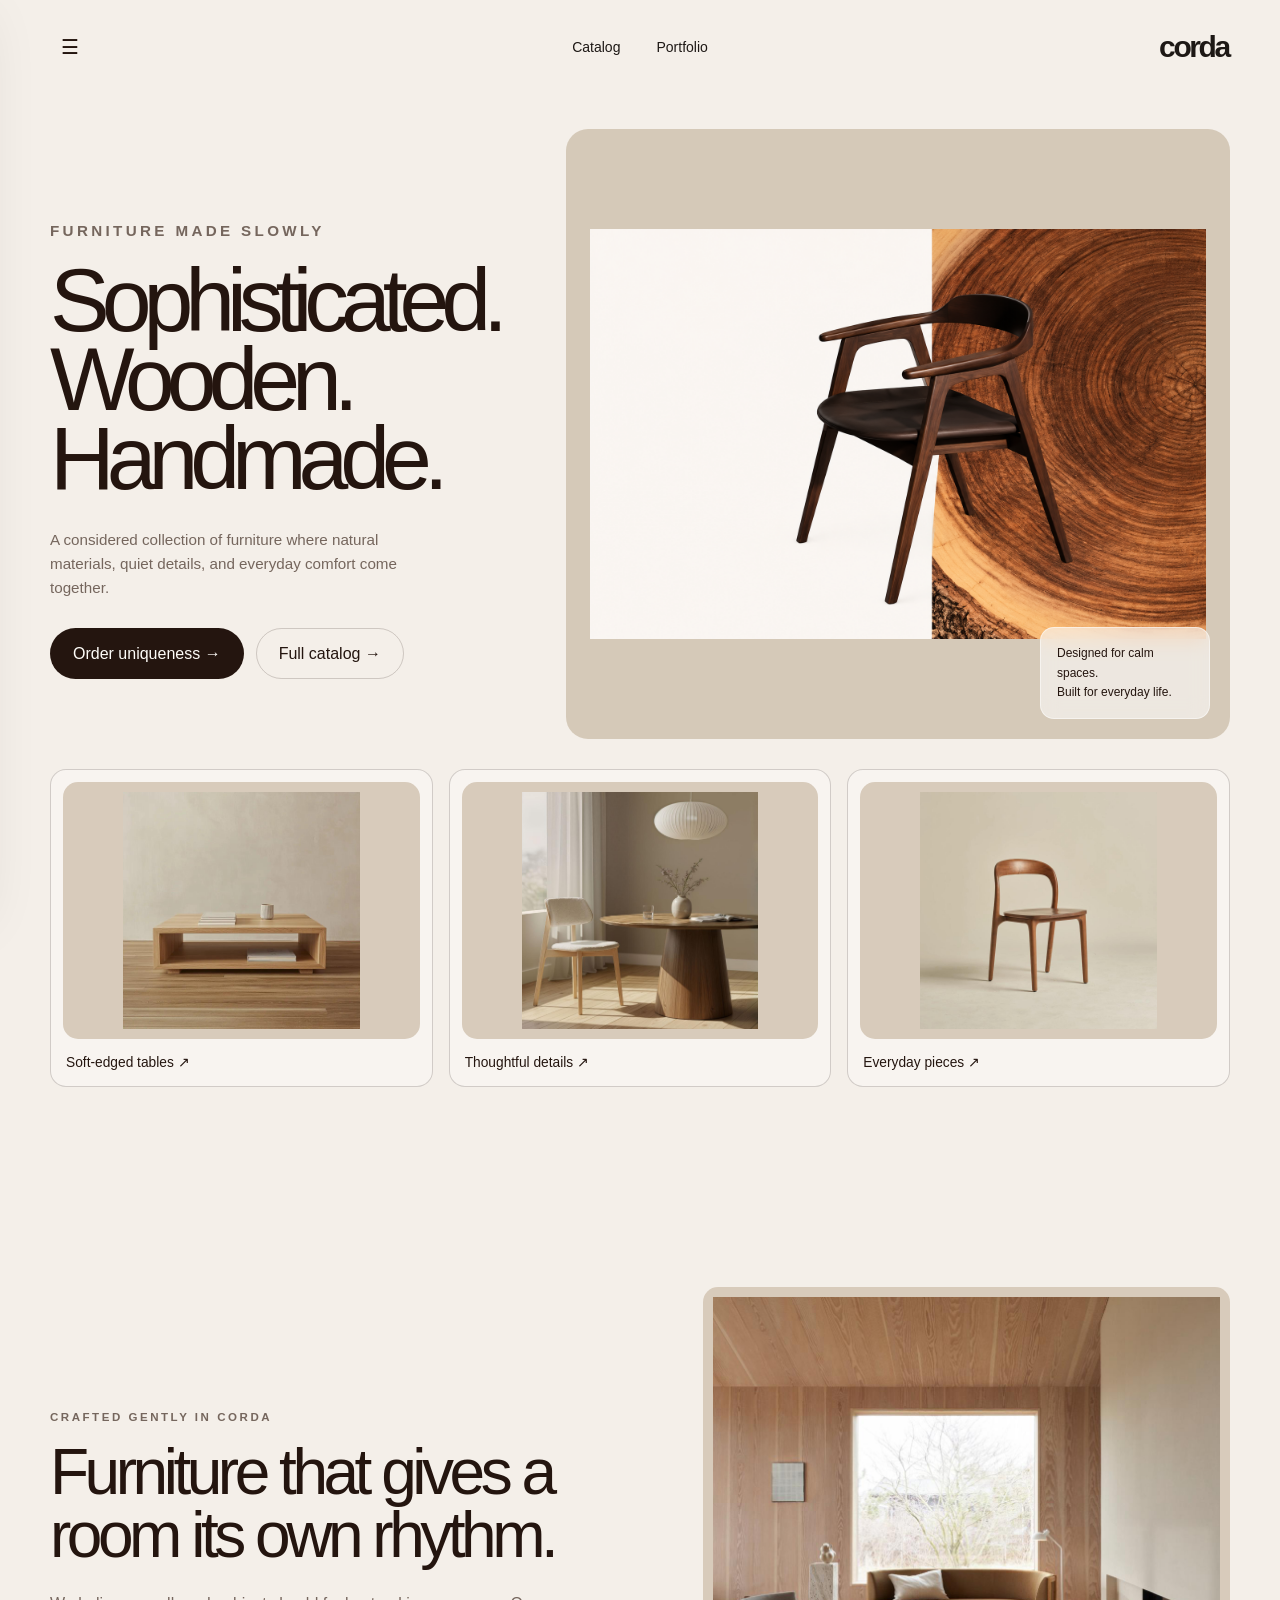
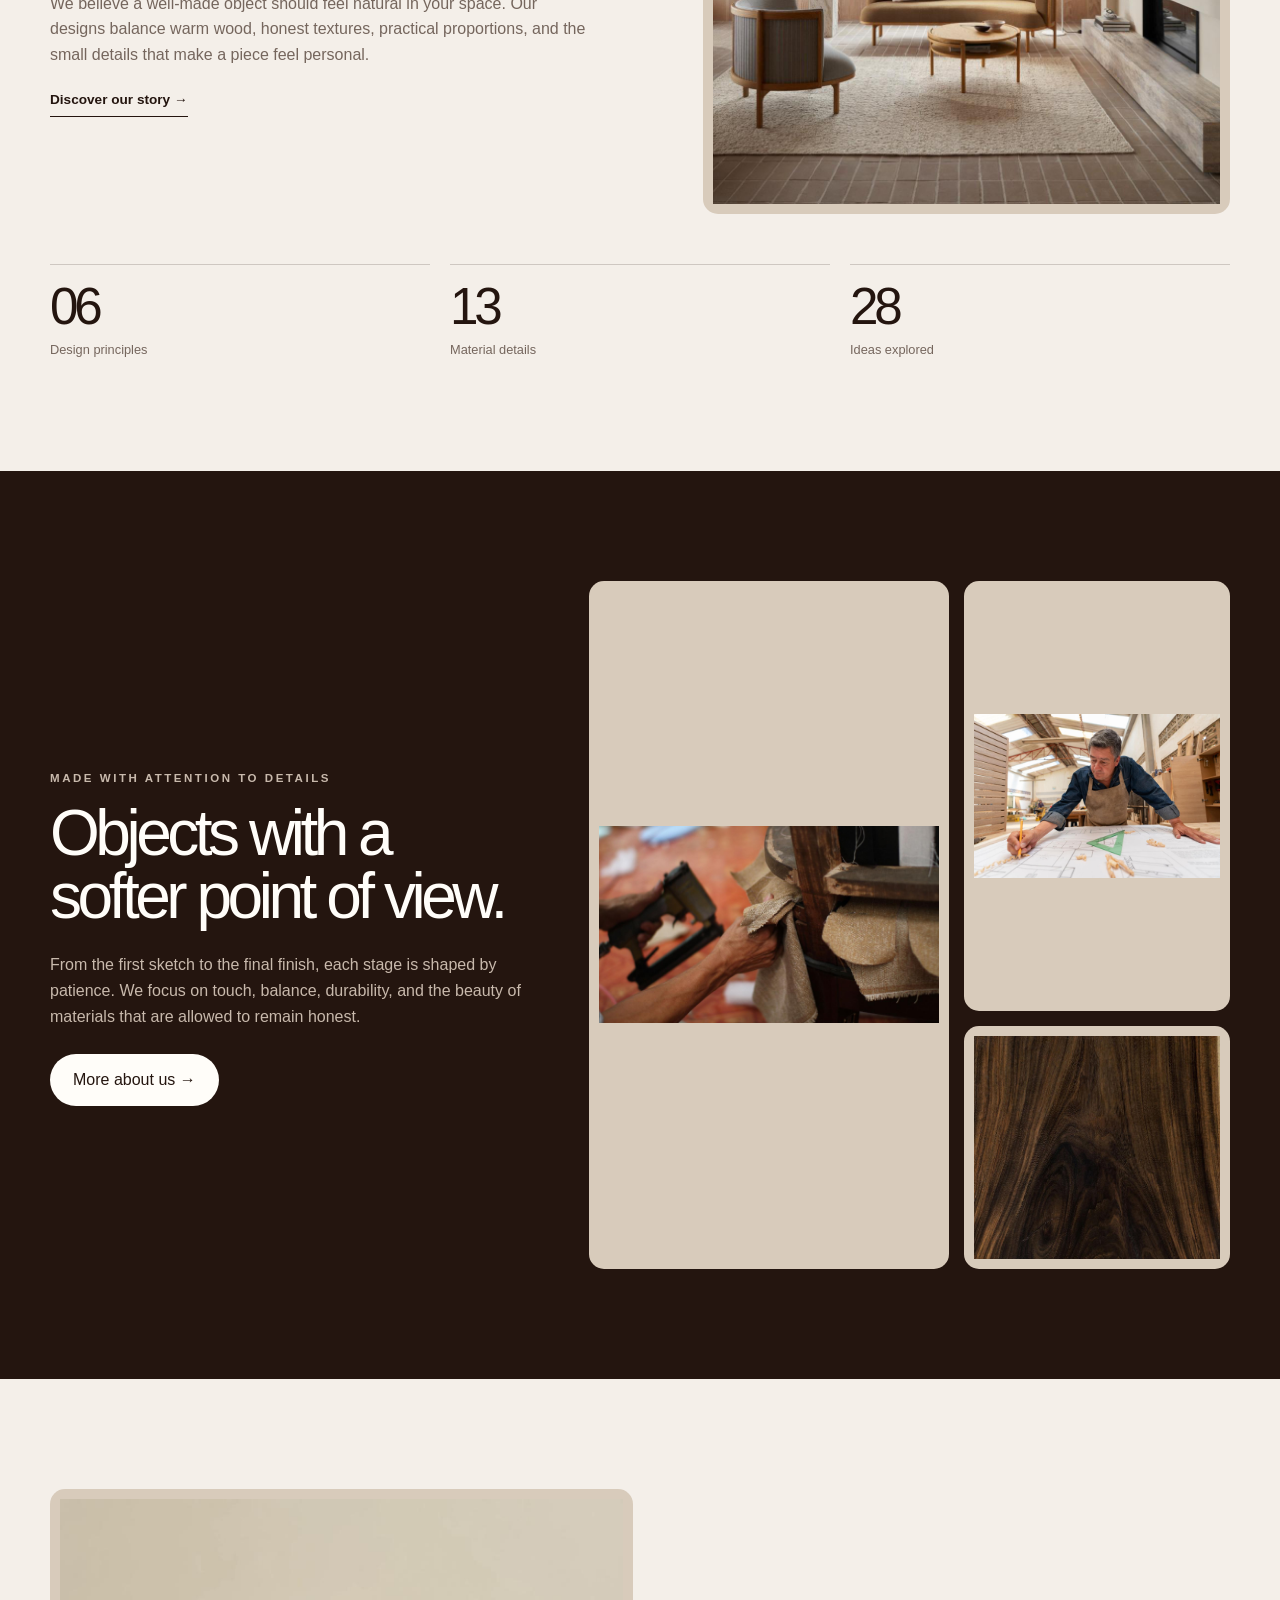
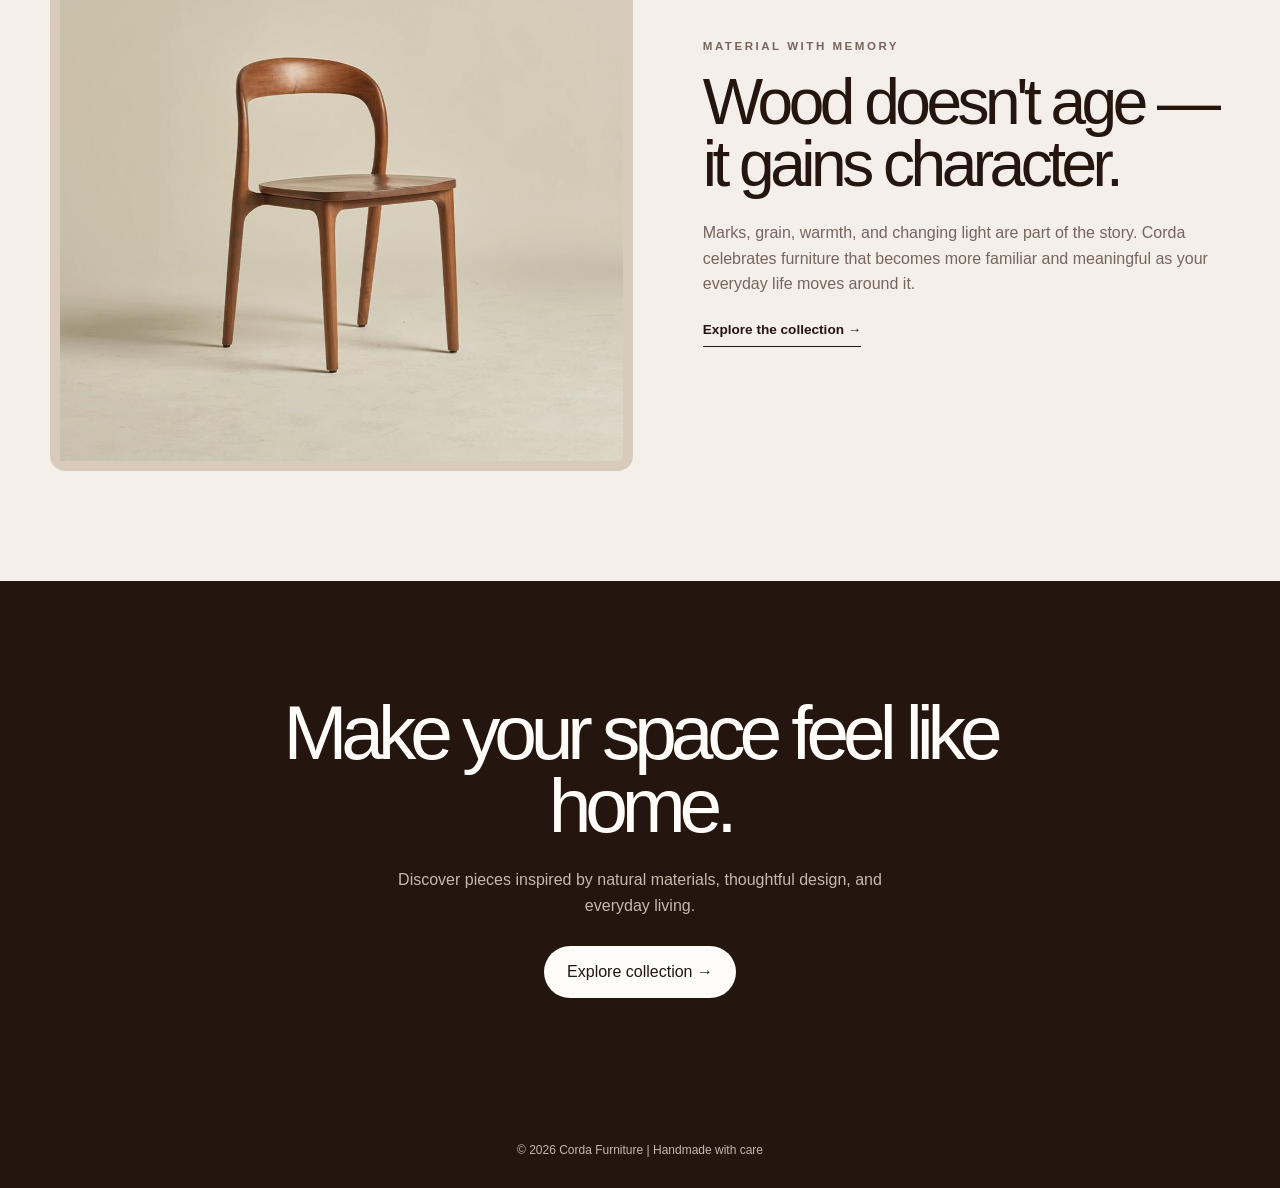
<file: index.html>
<!DOCTYPE html>
<html lang="en">
<head>
  <meta charset="UTF-8">
  <meta name="viewport" content="width=device-width, initial-scale=1.0">
  <meta name="description" content="Corda Furniture — thoughtful, handmade furniture inspired by natural materials.">
  <title>Corda | Handmade Furniture</title>
  <link rel="stylesheet" href="style.css">
</head>
<body>
  <header class="navbar">
    <button class="menu-icon" onclick="toggleMenu()" aria-label="Open navigation menu">☰</button>
    <nav class="top-links" aria-label="Quick navigation">
      <a href="catalog.html">Catalog</a>
      <a href="portfolio.html">Portfolio</a>
    </nav>
    <a href="index.html" class="logo" aria-label="Corda home">corda</a>
  </header>

  <div class="menu-overlay" id="menuOverlay" onclick="closeMenu()"></div>

  <aside class="side-menu" id="sideMenu" aria-label="Main navigation">
    <button class="close-menu" onclick="closeMenu()" aria-label="Close menu">×</button>
    <h3>corda</h3>
    <nav>
      <a href="index.html">Home</a>
      <a href="story.html">Story</a>
      <a href="catalog.html">Catalog</a>
      <a href="portfolio.html">Portfolio</a>
      <a href="contact.html">Contact</a>
      <a href="cart.html">Add to Cart <span id="menuCartCount"></span></a>
    </nav>
  </aside>

  <main>
    <section class="hero">
      <div class="container hero-grid">
        <div class="hero-copy fade-in">
          <p class="eyebrow">Furniture made slowly</p>
          <h1>Sophisticated.<br>Wooden.<br>Handmade.</h1>
          <p>A considered collection of furniture where natural materials, quiet details, and everyday comfort come together.</p>
          <div class="hero-actions">
            <a class="dark-btn" href="contact.html">Order uniqueness →</a>
            <a class="outline-btn" href="catalog.html">Full catalog →</a>
          </div>
        </div>
        <div class="hero-visual slide-up">
          <img src="images/hero-wood-chair.png" alt="Handmade wooden chair">
          <div class="hero-badge">Designed for calm spaces.<br>Built for everyday life.</div>
        </div>
      </div>

      <div class="container product-strip reveal-on-scroll">
        <a class="product-mini" href="catalog.html">
          <div class="image-frame"><img src="images/coffee-table.jpg" alt="Wooden coffee table"></div>
          <h3>Soft-edged tables ↗</h3>
        </a>
        <a class="product-mini" href="catalog.html">
          <div class="image-frame"><img src="images/furniture-detail.jpg" alt="Furniture detail"></div>
          <h3>Thoughtful details ↗</h3>
        </a>
        <a class="product-mini" href="catalog.html">
          <div class="image-frame"><img src="images/final-furniture.jpg" alt="Furniture collection"></div>
          <h3>Everyday pieces ↗</h3>
        </a>
      </div>
    </section>

    <section class="section">
      <div class="container intro-grid">
        <div class="intro-copy reveal-on-scroll">
          <p class="eyebrow">Crafted gently in Corda</p>
          <h2>Furniture that gives a room its own rhythm.</h2>
          <p>We believe a well-made object should feel natural in your space. Our designs balance warm wood, honest textures, practical proportions, and the small details that make a piece feel personal.</p>
          <a class="text-link" href="story.html">Discover our story →</a>
        </div>
        <div class="image-frame intro-image reveal-on-scroll">
          <img src="images/furniture-interior.jpg" alt="Warm furniture interior">
        </div>
      </div>
      <div class="container stats-grid reveal-on-scroll">
        <div class="stat"><strong>06</strong><span>Design principles</span></div>
        <div class="stat"><strong>13</strong><span>Material details</span></div>
        <div class="stat"><strong>28</strong><span>Ideas explored</span></div>
      </div>
    </section>

    <section class="section dark-section">
      <div class="container detail-grid">
        <div class="detail-copy reveal-on-scroll">
          <p class="eyebrow">Made with attention to details</p>
          <h2>Objects with a softer point of view.</h2>
          <p>From the first sketch to the final finish, each stage is shaped by patience. We focus on touch, balance, durability, and the beauty of materials that are allowed to remain honest.</p>
          <a class="light-btn" href="story.html">More about us →</a>
        </div>
        <div class="detail-images reveal-on-scroll">
          <div class="image-frame"><img src="images/craftsmanship.jpg" alt="Craftsmanship detail"></div>
          <div class="detail-side">
            <div class="image-frame"><img src="images/furniture-making.jpg" alt="Furniture making process"></div>
            <div class="image-frame"><img src="images/wood-texture.jpg" alt="Natural wood texture"></div>
          </div>
        </div>
      </div>
    </section>

    <section class="section">
      <div class="container intro-grid">
        <div class="image-frame intro-image reveal-on-scroll">
          <img src="images/final-furniture.jpg" alt="Finished furniture piece">
        </div>
        <div class="intro-copy reveal-on-scroll">
          <p class="eyebrow">Material with memory</p>
          <h2>Wood doesn't age — it gains character.</h2>
          <p>Marks, grain, warmth, and changing light are part of the story. Corda celebrates furniture that becomes more familiar and meaningful as your everyday life moves around it.</p>
          <a class="text-link" href="catalog.html">Explore the collection →</a>
        </div>
      </div>
    </section>

    <section class="final-section">
      <h2>Make your space feel like home.</h2>
      <p>Discover pieces inspired by natural materials, thoughtful design, and everyday living.</p>
      <a class="light-btn" href="catalog.html">Explore collection →</a>
    </section>
  </main>

  <footer>
    <p>© 2026 Corda Furniture | Handmade with care</p>
  </footer>
  <script src="script.js"></script>
</body>
</html>
</file>
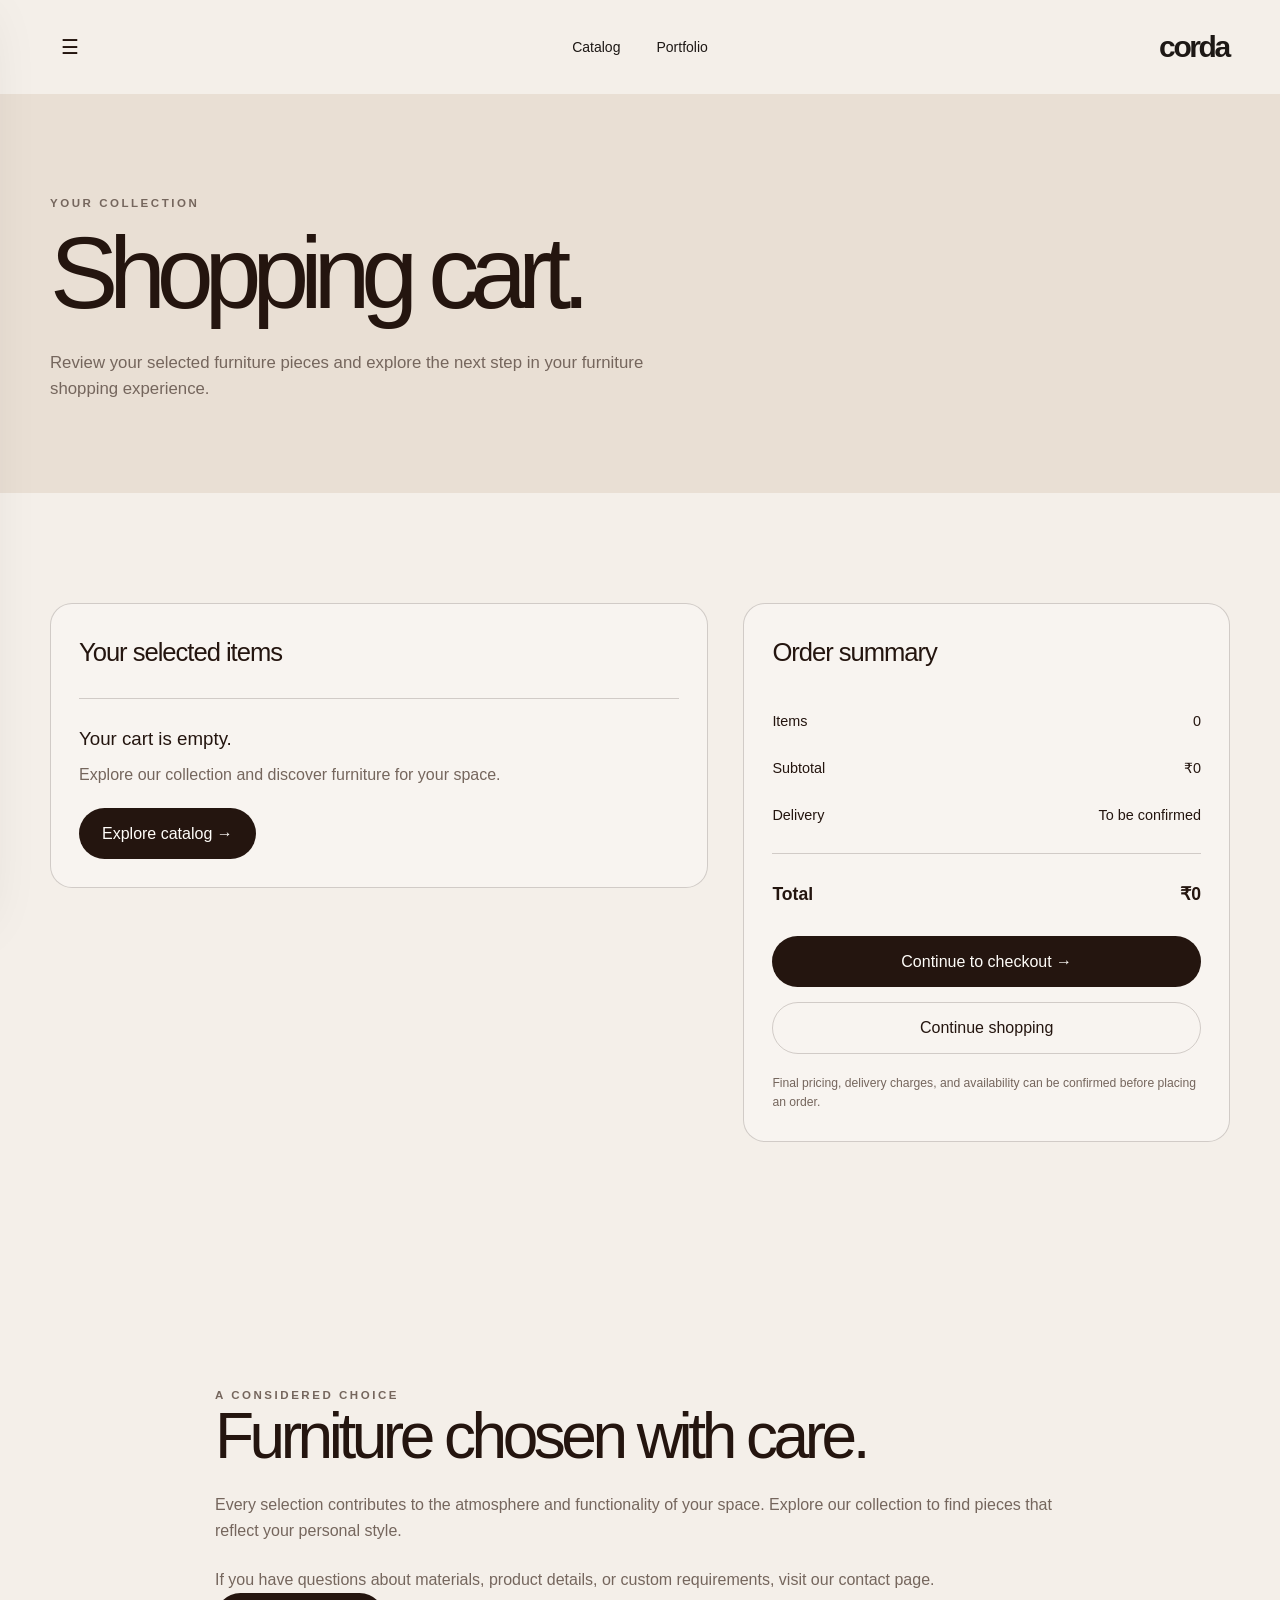
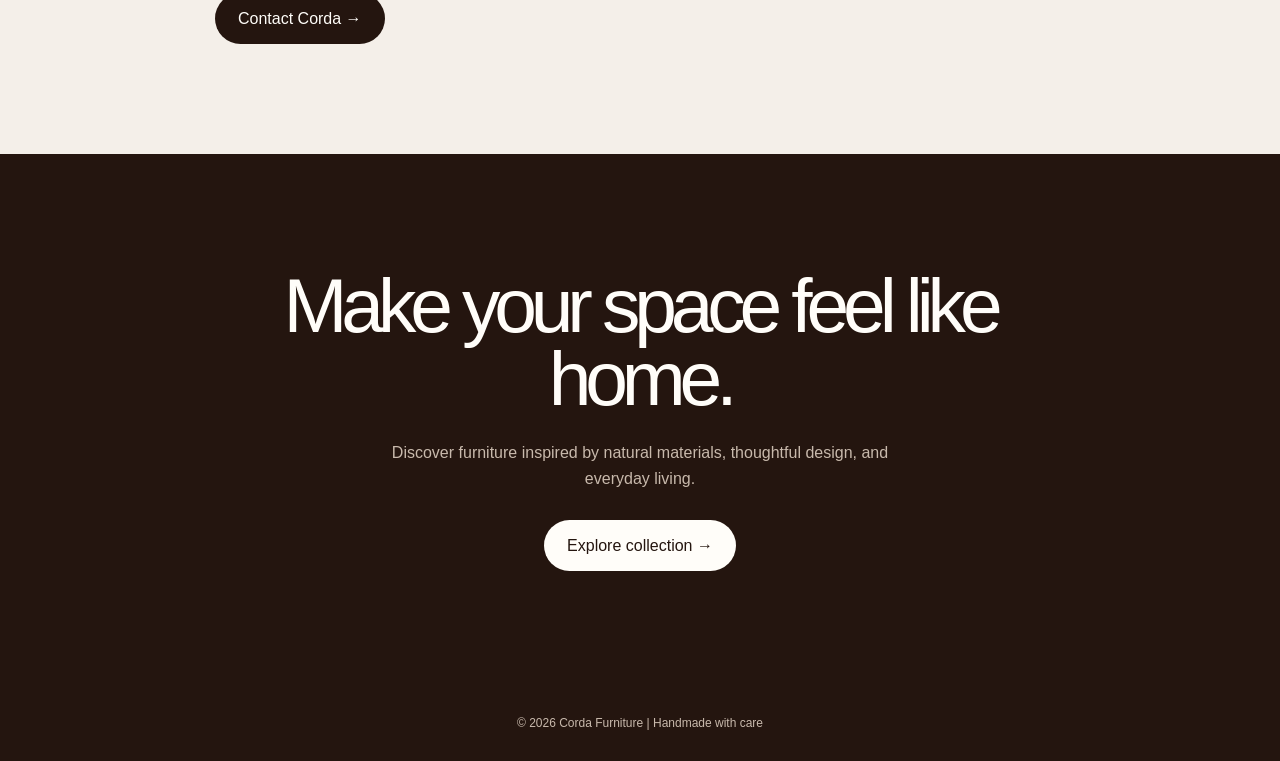
<file: cart.html>
<!DOCTYPE html>
<html lang="en">
<head>
  <meta charset="UTF-8">
  <meta name="viewport" content="width=device-width, initial-scale=1.0">
  <meta name="description" content="Corda Furniture — thoughtful, handmade furniture inspired by natural materials.">
  <title>Cart | Corda Furniture</title>
  <link rel="stylesheet" href="style.css">
</head>
<body>
  <header class="navbar">
    <button class="menu-icon" onclick="toggleMenu()" aria-label="Open navigation menu">☰</button>
    <nav class="top-links" aria-label="Quick navigation">
      <a href="catalog.html">Catalog</a>
      <a href="portfolio.html">Portfolio</a>
    </nav>
    <a href="index.html" class="logo" aria-label="Corda home">corda</a>
  </header>

  <div class="menu-overlay" id="menuOverlay" onclick="closeMenu()"></div>

  <aside class="side-menu" id="sideMenu" aria-label="Main navigation">
    <button class="close-menu" onclick="closeMenu()" aria-label="Close menu">×</button>
    <h3>corda</h3>
    <nav>
      <a href="index.html">Home</a>
      <a href="story.html">Story</a>
      <a href="catalog.html">Catalog</a>
      <a href="portfolio.html">Portfolio</a>
      <a href="contact.html">Contact</a>
      <a href="cart.html">Add to Cart <span id="menuCartCount"></span></a>
    </nav>
  </aside>

  <main>
    <section class="page-hero">
      <div class="container">
        <p class="eyebrow">Your collection</p>
        <h1>Shopping cart.</h1>
        <p>Review your selected furniture pieces and explore the next step in your furniture shopping experience.</p>
      </div>
    </section>

    <section class="section">
      <div class="container cart-container">
        <div class="cart-items reveal-on-scroll">
          <h2>Your selected items</h2>
          <div id="cartItems"></div>
          <div id="emptyCart" class="empty-cart" style="display: none;">
            <h3>Your cart is empty.</h3>
            <p>Explore our collection and discover furniture for your space.</p>
            <a href="catalog.html" class="dark-btn">Explore catalog →</a>
          </div>
        </div>

        <div class="cart-summary reveal-on-scroll">
          <h2>Order summary</h2>
          <div class="summary-row"><span>Items</span><span id="cartCount">0</span></div>
          <div class="summary-row"><span>Subtotal</span><span id="cartSubtotal">₹0</span></div>
          <div class="summary-row"><span>Delivery</span><span>To be confirmed</span></div>
          <div class="summary-divider"></div>
          <div class="summary-row total-row"><strong>Total</strong><strong id="cartTotal">₹0</strong></div>
          <button class="dark-btn" onclick="checkoutCart()">Continue to checkout →</button>
          <a href="catalog.html" class="outline-btn">Continue shopping</a>
          <p class="summary-note">Final pricing, delivery charges, and availability can be confirmed before placing an order.</p>
        </div>
      </div>
    </section>

    <section class="section">
      <div class="container content-narrow reveal-on-scroll">
        <p class="eyebrow">A considered choice</p>
        <h2>Furniture chosen with care.</h2>
        <p>Every selection contributes to the atmosphere and functionality of your space. Explore our collection to find pieces that reflect your personal style.</p>
        <p>If you have questions about materials, product details, or custom requirements, visit our contact page.</p>
        <a href="contact.html" class="dark-btn">Contact Corda →</a>
      </div>
    </section>

    <section class="final-section">
      <h2>Make your space feel like home.</h2>
      <p>Discover furniture inspired by natural materials, thoughtful design, and everyday living.</p>
      <a class="light-btn" href="catalog.html">Explore collection →</a>
    </section>
  </main>

  <footer>
    <p>© 2026 Corda Furniture | Handmade with care</p>
  </footer>
  <script src="script.js"></script>
</body>
</html>
</file>
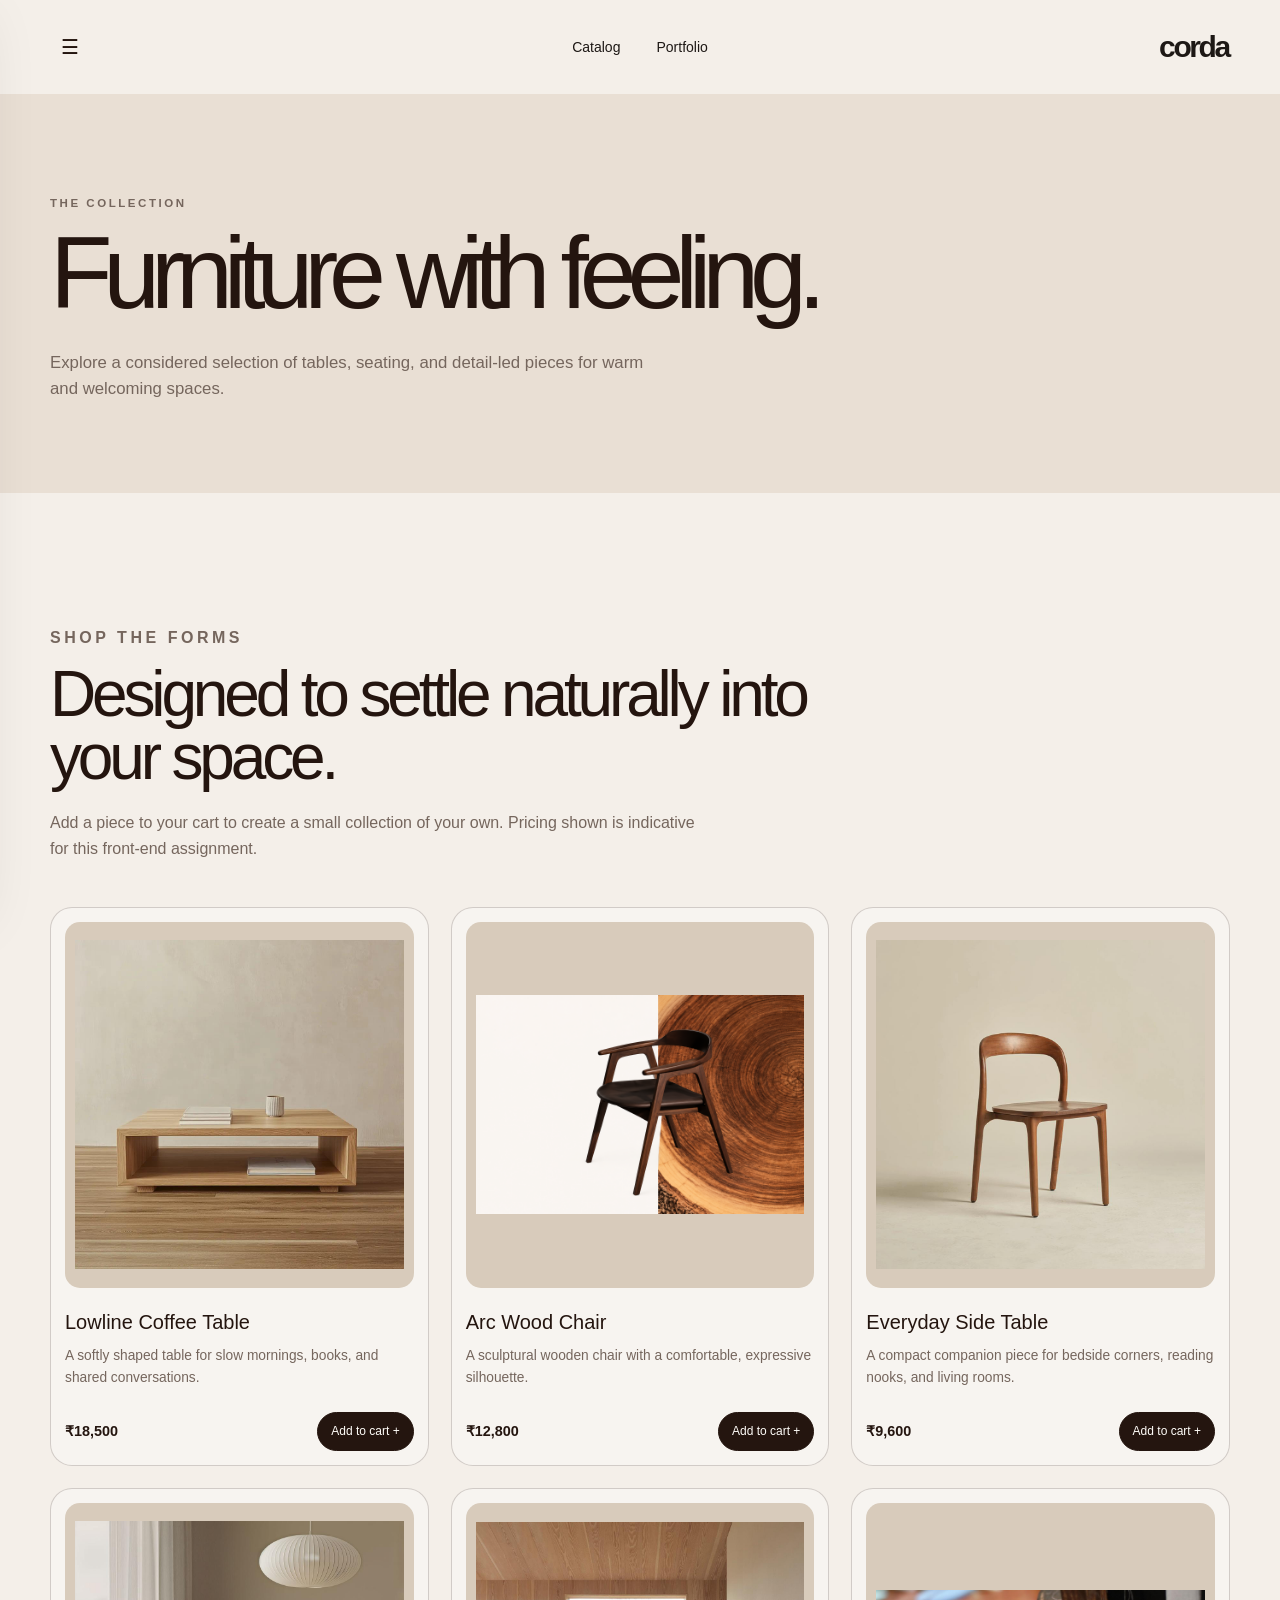
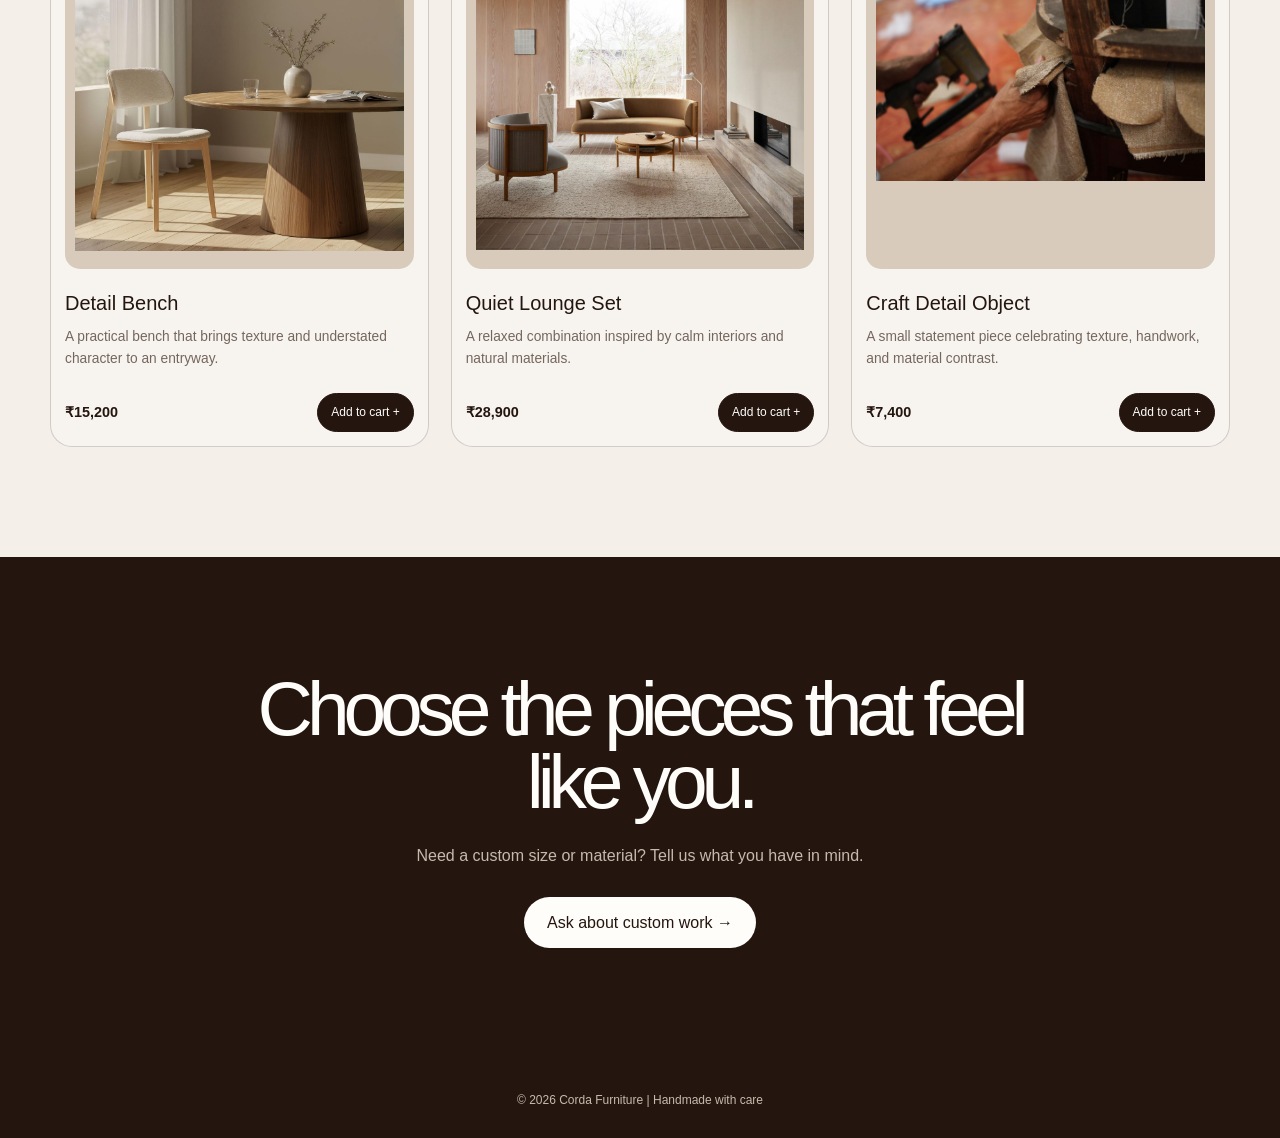
<file: catalog.html>
<!DOCTYPE html>
<html lang="en">
<head>
  <meta charset="UTF-8">
  <meta name="viewport" content="width=device-width, initial-scale=1.0">
  <meta name="description" content="Corda Furniture — thoughtful, handmade furniture inspired by natural materials.">
  <title>Catalog | Corda Furniture</title>
  <link rel="stylesheet" href="style.css">
</head>
<body>
  <header class="navbar">
    <button class="menu-icon" onclick="toggleMenu()" aria-label="Open navigation menu">☰</button>
    <nav class="top-links" aria-label="Quick navigation">
      <a href="catalog.html">Catalog</a>
      <a href="portfolio.html">Portfolio</a>
    </nav>
    <a href="index.html" class="logo" aria-label="Corda home">corda</a>
  </header>

  <div class="menu-overlay" id="menuOverlay" onclick="closeMenu()"></div>

  <aside class="side-menu" id="sideMenu" aria-label="Main navigation">
    <button class="close-menu" onclick="closeMenu()" aria-label="Close menu">×</button>
    <h3>corda</h3>
    <nav>
      <a href="index.html">Home</a>
      <a href="story.html">Story</a>
      <a href="catalog.html">Catalog</a>
      <a href="portfolio.html">Portfolio</a>
      <a href="contact.html">Contact</a>
      <a href="cart.html">Add to Cart <span id="menuCartCount"></span></a>
    </nav>
  </aside>

  <main>
    <section class="page-hero">
      <div class="container">
        <p class="eyebrow">The collection</p>
        <h1>Furniture with feeling.</h1>
        <p>Explore a considered selection of tables, seating, and detail-led pieces for warm and welcoming spaces.</p>
      </div>
    </section>

    <section class="section">
      <div class="container">
        <div class="section-heading reveal-on-scroll">
          <p class="eyebrow">Shop the forms</p>
          <h2>Designed to settle naturally into your space.</h2>
          <p>Add a piece to your cart to create a small collection of your own. Pricing shown is indicative for this front-end assignment.</p>
        </div>

        <div class="catalog-grid">
          <article class="catalog-card reveal-on-scroll">
            <div class="image-frame"><img src="images/coffee-table.jpg" alt="A warm wooden coffee table"></div>
            <h3>Lowline Coffee Table</h3>
            <p>A softly shaped table for slow mornings, books, and shared conversations.</p>
            <div class="catalog-meta"><span>₹18,500</span><button class="add-cart-btn" onclick="addToCart('Lowline Coffee Table', 18500, 'images/coffee-table.jpg')">Add to cart +</button></div>
          </article>

          <article class="catalog-card reveal-on-scroll">
            <div class="image-frame"><img src="images/hero-wood-chair.png" alt="A handmade wooden chair"></div>
            <h3>Arc Wood Chair</h3>
            <p>A sculptural wooden chair with a comfortable, expressive silhouette.</p>
            <div class="catalog-meta"><span>₹12,800</span><button class="add-cart-btn" onclick="addToCart('Arc Wood Chair', 12800, 'images/hero-wood-chair.png')">Add to cart +</button></div>
          </article>

          <article class="catalog-card reveal-on-scroll">
            <div class="image-frame"><img src="images/final-furniture.jpg" alt="A finished furniture piece"></div>
            <h3>Everyday Side Table</h3>
            <p>A compact companion piece for bedside corners, reading nooks, and living rooms.</p>
            <div class="catalog-meta"><span>₹9,600</span><button class="add-cart-btn" onclick="addToCart('Everyday Side Table', 9600, 'images/final-furniture.jpg')">Add to cart +</button></div>
          </article>

          <article class="catalog-card reveal-on-scroll">
            <div class="image-frame"><img src="images/furniture-detail.jpg" alt="Detailed furniture joinery"></div>
            <h3>Detail Bench</h3>
            <p>A practical bench that brings texture and understated character to an entryway.</p>
            <div class="catalog-meta"><span>₹15,200</span><button class="add-cart-btn" onclick="addToCart('Detail Bench', 15200, 'images/furniture-detail.jpg')">Add to cart +</button></div>
          </article>

          <article class="catalog-card reveal-on-scroll">
            <div class="image-frame"><img src="images/furniture-interior.jpg" alt="Furniture in a warm interior"></div>
            <h3>Quiet Lounge Set</h3>
            <p>A relaxed combination inspired by calm interiors and natural materials.</p>
            <div class="catalog-meta"><span>₹28,900</span><button class="add-cart-btn" onclick="addToCart('Quiet Lounge Set', 28900, 'images/furniture-interior.jpg')">Add to cart +</button></div>
          </article>

          <article class="catalog-card reveal-on-scroll">
            <div class="image-frame"><img src="images/craftsmanship.jpg" alt="Craftsmanship and material detail"></div>
            <h3>Craft Detail Object</h3>
            <p>A small statement piece celebrating texture, handwork, and material contrast.</p>
            <div class="catalog-meta"><span>₹7,400</span><button class="add-cart-btn" onclick="addToCart('Craft Detail Object', 7400, 'images/craftsmanship.jpg')">Add to cart +</button></div>
          </article>
        </div>
      </div>
    </section>

    <section class="final-section">
      <h2>Choose the pieces that feel like you.</h2>
      <p>Need a custom size or material? Tell us what you have in mind.</p>
      <a class="light-btn" href="contact.html">Ask about custom work →</a>
    </section>
  </main>

  <footer>
    <p>© 2026 Corda Furniture | Handmade with care</p>
  </footer>
  <script src="script.js"></script>
</body>
</html>
</file>
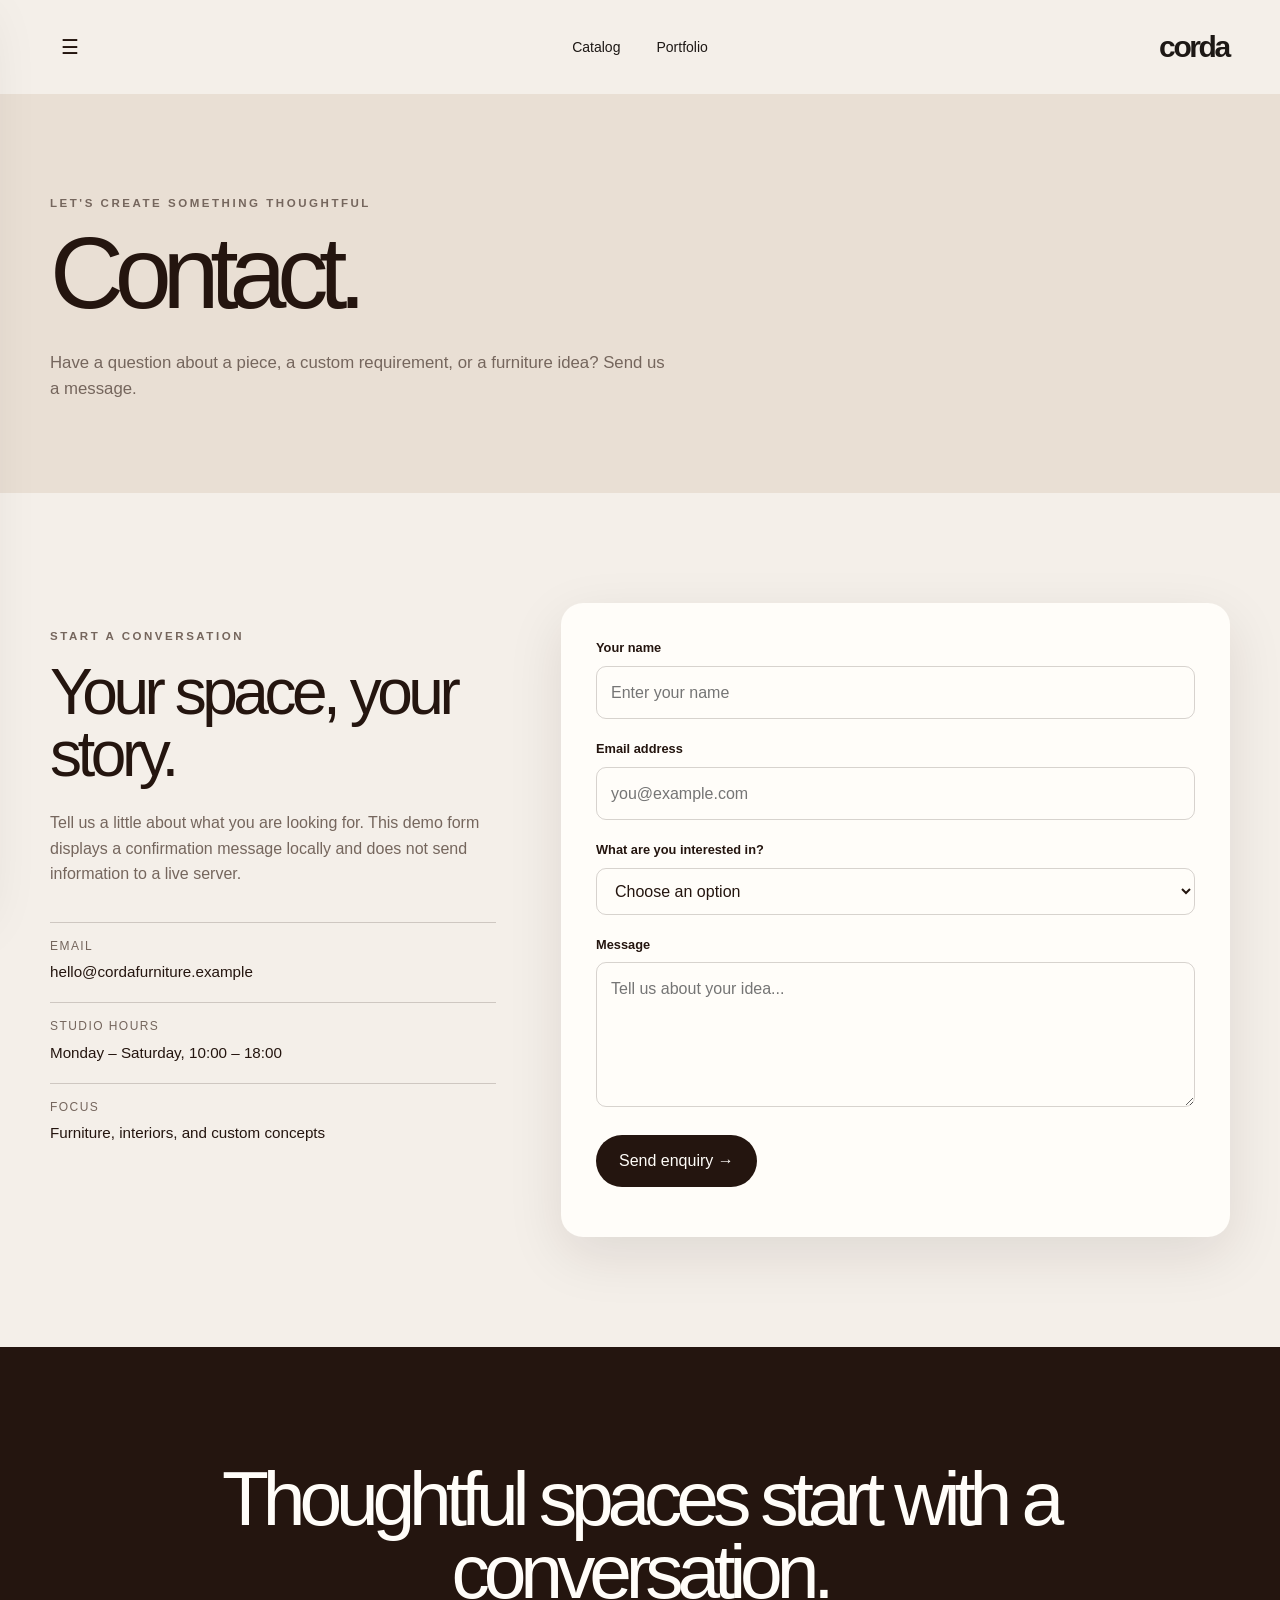
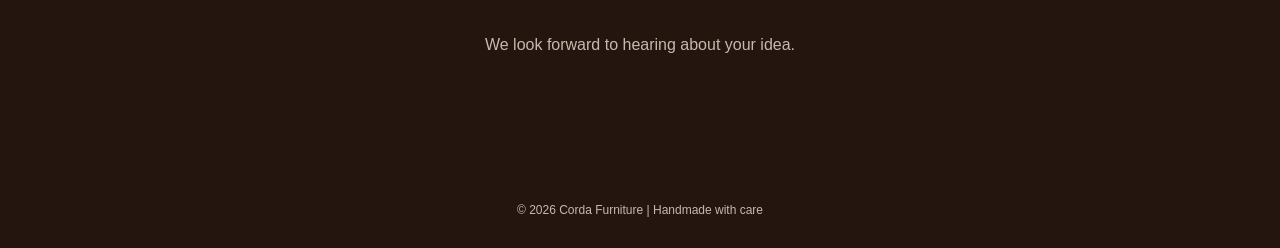
<file: contact.html>
<!DOCTYPE html>
<html lang="en">
<head>
  <meta charset="UTF-8">
  <meta name="viewport" content="width=device-width, initial-scale=1.0">
  <meta name="description" content="Corda Furniture — thoughtful, handmade furniture inspired by natural materials.">
  <title>Contact | Corda Furniture</title>
  <link rel="stylesheet" href="style.css">
</head>
<body>
  <header class="navbar">
    <button class="menu-icon" onclick="toggleMenu()" aria-label="Open navigation menu">☰</button>
    <nav class="top-links" aria-label="Quick navigation">
      <a href="catalog.html">Catalog</a>
      <a href="portfolio.html">Portfolio</a>
    </nav>
    <a href="index.html" class="logo" aria-label="Corda home">corda</a>
  </header>

  <div class="menu-overlay" id="menuOverlay" onclick="closeMenu()"></div>

  <aside class="side-menu" id="sideMenu" aria-label="Main navigation">
    <button class="close-menu" onclick="closeMenu()" aria-label="Close menu">×</button>
    <h3>corda</h3>
    <nav>
      <a href="index.html">Home</a>
      <a href="story.html">Story</a>
      <a href="catalog.html">Catalog</a>
      <a href="portfolio.html">Portfolio</a>
      <a href="contact.html">Contact</a>
      <a href="cart.html">Add to Cart <span id="menuCartCount"></span></a>
    </nav>
  </aside>

  <main>
    <section class="page-hero">
      <div class="container">
        <p class="eyebrow">Let's create something thoughtful</p>
        <h1>Contact.</h1>
        <p>Have a question about a piece, a custom requirement, or a furniture idea? Send us a message.</p>
      </div>
    </section>

    <section class="section">
      <div class="container contact-grid">
        <div class="contact-copy reveal-on-scroll">
          <p class="eyebrow">Start a conversation</p>
          <h2>Your space, your story.</h2>
          <p>Tell us a little about what you are looking for. This demo form displays a confirmation message locally and does not send information to a live server.</p>
          <div class="contact-info">
            <div class="contact-item"><span>Email</span><strong>hello@cordafurniture.example</strong></div>
            <div class="contact-item"><span>Studio hours</span><strong>Monday – Saturday, 10:00 – 18:00</strong></div>
            <div class="contact-item"><span>Focus</span><strong>Furniture, interiors, and custom concepts</strong></div>
          </div>
        </div>

        <form class="contact-form reveal-on-scroll" onsubmit="submitContactForm(event)">
          <div class="form-group">
            <label for="name">Your name</label>
            <input id="name" name="name" type="text" placeholder="Enter your name" required>
          </div>
          <div class="form-group">
            <label for="email">Email address</label>
            <input id="email" name="email" type="email" placeholder="you@example.com" required>
          </div>
          <div class="form-group">
            <label for="interest">What are you interested in?</label>
            <select id="interest" name="interest" required>
              <option value="">Choose an option</option>
              <option>Catalog furniture</option>
              <option>Custom furniture</option>
              <option>Interior project</option>
              <option>General enquiry</option>
            </select>
          </div>
          <div class="form-group">
            <label for="message">Message</label>
            <textarea id="message" name="message" placeholder="Tell us about your idea..." required></textarea>
          </div>
          <button class="dark-btn" type="submit">Send enquiry →</button>
          <p id="formMessage" class="form-message" role="status"></p>
        </form>
      </div>
    </section>

    <section class="final-section">
      <h2>Thoughtful spaces start with a conversation.</h2>
      <p>We look forward to hearing about your idea.</p>
    </section>
  </main>

  <footer>
    <p>© 2026 Corda Furniture | Handmade with care</p>
  </footer>
  <script src="script.js"></script>
</body>
</html>
</file>
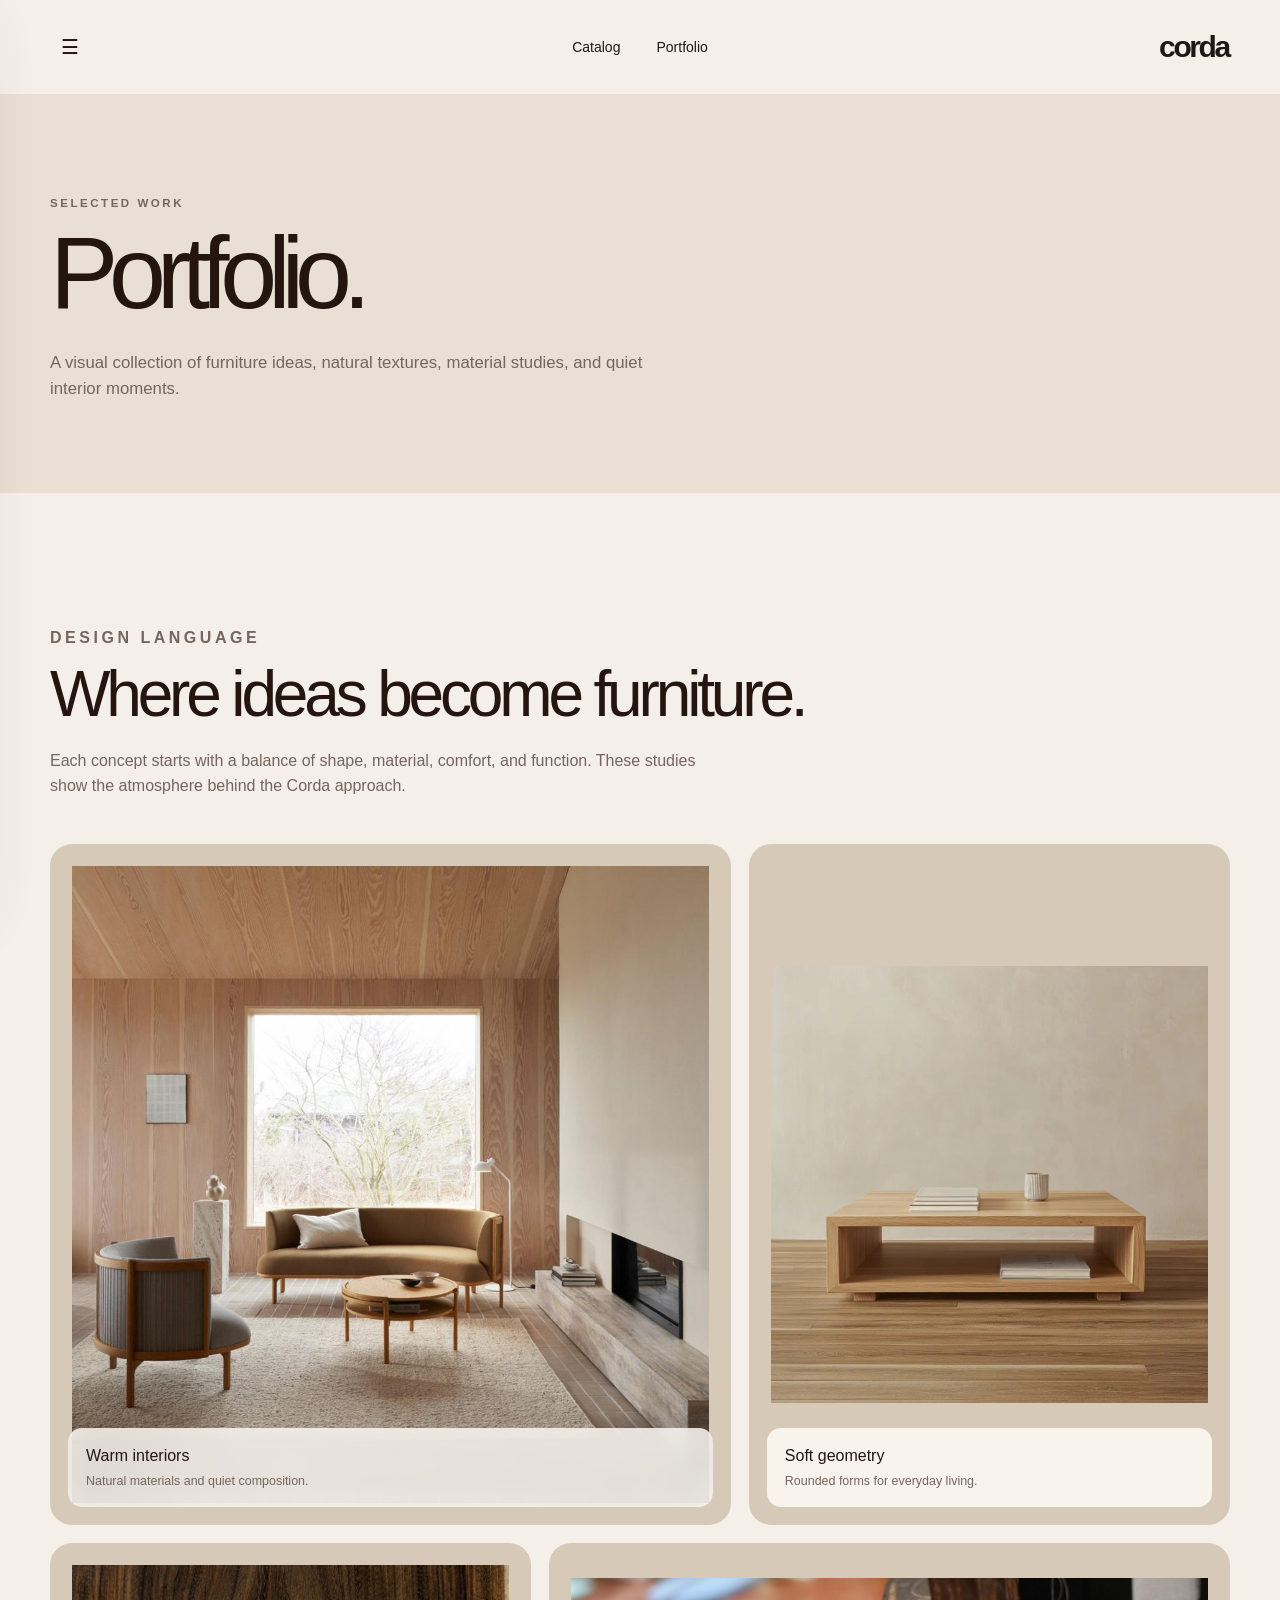
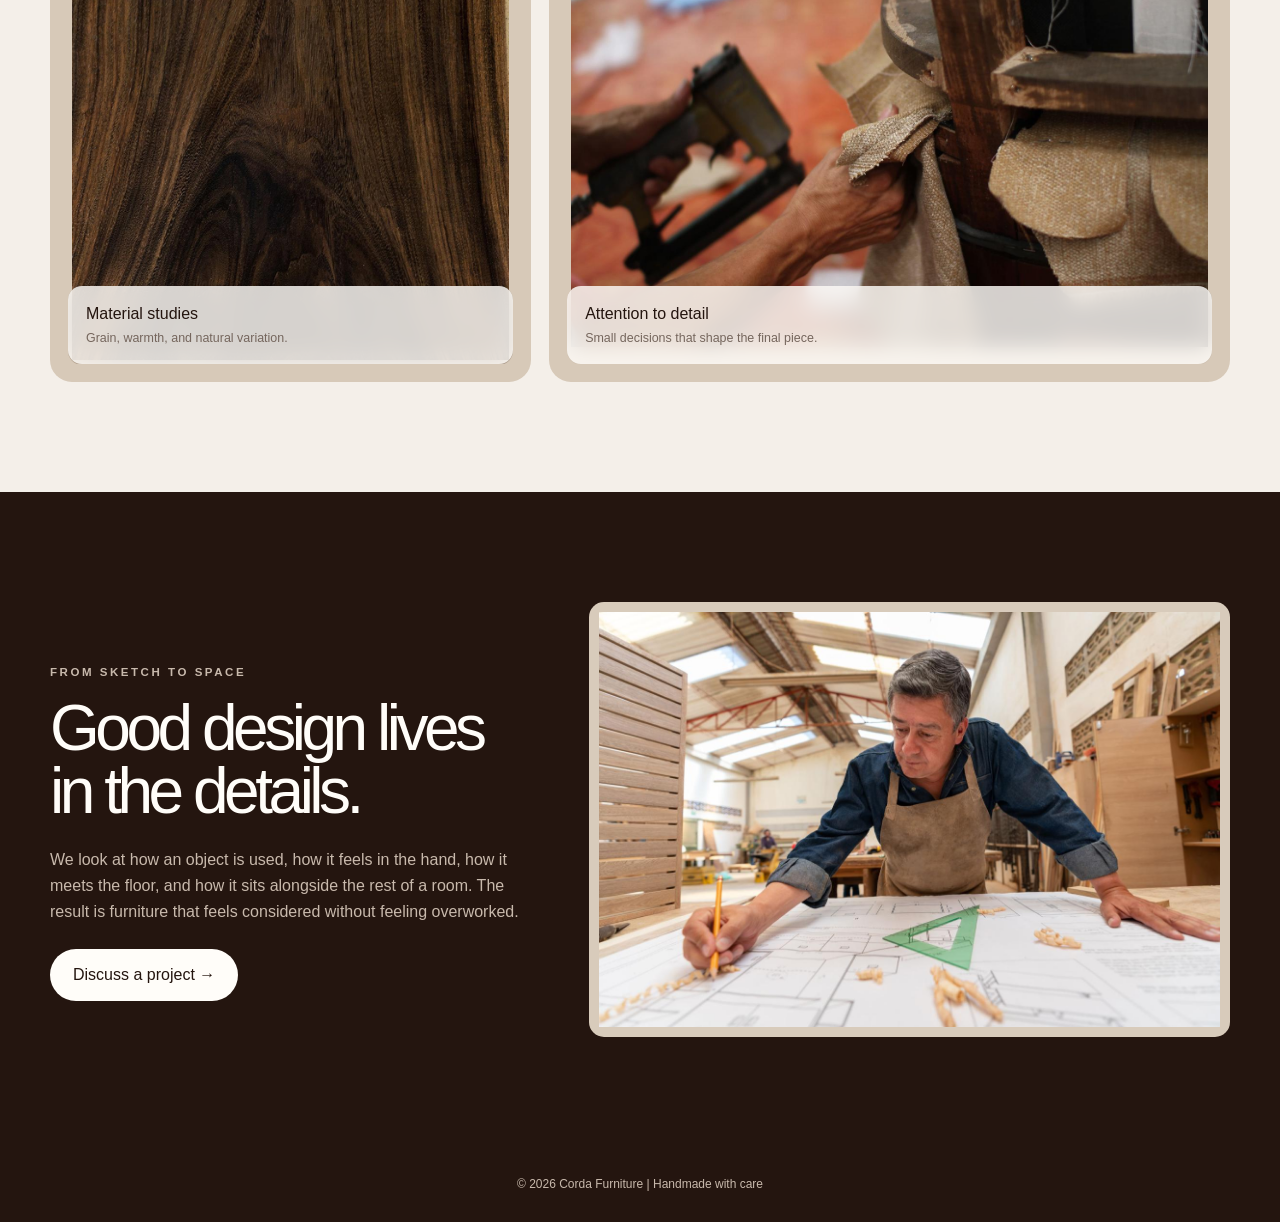
<file: portfolio.html>
<!DOCTYPE html>
<html lang="en">
<head>
  <meta charset="UTF-8">
  <meta name="viewport" content="width=device-width, initial-scale=1.0">
  <meta name="description" content="Corda Furniture — thoughtful, handmade furniture inspired by natural materials.">
  <title>Portfolio | Corda Furniture</title>
  <link rel="stylesheet" href="style.css">
</head>
<body>
  <header class="navbar">
    <button class="menu-icon" onclick="toggleMenu()" aria-label="Open navigation menu">☰</button>
    <nav class="top-links" aria-label="Quick navigation">
      <a href="catalog.html">Catalog</a>
      <a href="portfolio.html">Portfolio</a>
    </nav>
    <a href="index.html" class="logo" aria-label="Corda home">corda</a>
  </header>

  <div class="menu-overlay" id="menuOverlay" onclick="closeMenu()"></div>

  <aside class="side-menu" id="sideMenu" aria-label="Main navigation">
    <button class="close-menu" onclick="closeMenu()" aria-label="Close menu">×</button>
    <h3>corda</h3>
    <nav>
      <a href="index.html">Home</a>
      <a href="story.html">Story</a>
      <a href="catalog.html">Catalog</a>
      <a href="portfolio.html">Portfolio</a>
      <a href="contact.html">Contact</a>
      <a href="cart.html">Add to Cart <span id="menuCartCount"></span></a>
    </nav>
  </aside>

  <main>
    <section class="page-hero">
      <div class="container">
        <p class="eyebrow">Selected work</p>
        <h1>Portfolio.</h1>
        <p>A visual collection of furniture ideas, natural textures, material studies, and quiet interior moments.</p>
      </div>
    </section>

    <section class="section">
      <div class="container">
        <div class="section-heading reveal-on-scroll">
          <p class="eyebrow">Design language</p>
          <h2>Where ideas become furniture.</h2>
          <p>Each concept starts with a balance of shape, material, comfort, and function. These studies show the atmosphere behind the Corda approach.</p>
        </div>

        <div class="portfolio-grid">
          <article class="portfolio-card reveal-on-scroll">
            <img src="images/furniture-interior.jpg" alt="Furniture in a calm interior">
            <div class="portfolio-caption"><h3>Warm interiors</h3><p>Natural materials and quiet composition.</p></div>
          </article>
          <article class="portfolio-card reveal-on-scroll">
            <img src="images/coffee-table.jpg" alt="Wooden coffee table">
            <div class="portfolio-caption"><h3>Soft geometry</h3><p>Rounded forms for everyday living.</p></div>
          </article>
          <article class="portfolio-card reveal-on-scroll">
            <img src="images/wood-texture.jpg" alt="Wood texture">
            <div class="portfolio-caption"><h3>Material studies</h3><p>Grain, warmth, and natural variation.</p></div>
          </article>
          <article class="portfolio-card reveal-on-scroll">
            <img src="images/craftsmanship.jpg" alt="Furniture craftsmanship">
            <div class="portfolio-caption"><h3>Attention to detail</h3><p>Small decisions that shape the final piece.</p></div>
          </article>
        </div>
      </div>
    </section>

    <section class="section dark-section">
      <div class="container detail-grid">
        <div class="detail-copy reveal-on-scroll">
          <p class="eyebrow">From sketch to space</p>
          <h2>Good design lives in the details.</h2>
          <p>We look at how an object is used, how it feels in the hand, how it meets the floor, and how it sits alongside the rest of a room. The result is furniture that feels considered without feeling overworked.</p>
          <a class="light-btn" href="contact.html">Discuss a project →</a>
        </div>
        <div class="image-frame reveal-on-scroll"><img src="images/furniture-making.jpg" alt="Furniture making process"></div>
      </div>
    </section>
  </main>

  <footer>
    <p>© 2026 Corda Furniture | Handmade with care</p>
  </footer>
  <script src="script.js"></script>
</body>
</html>
</file>
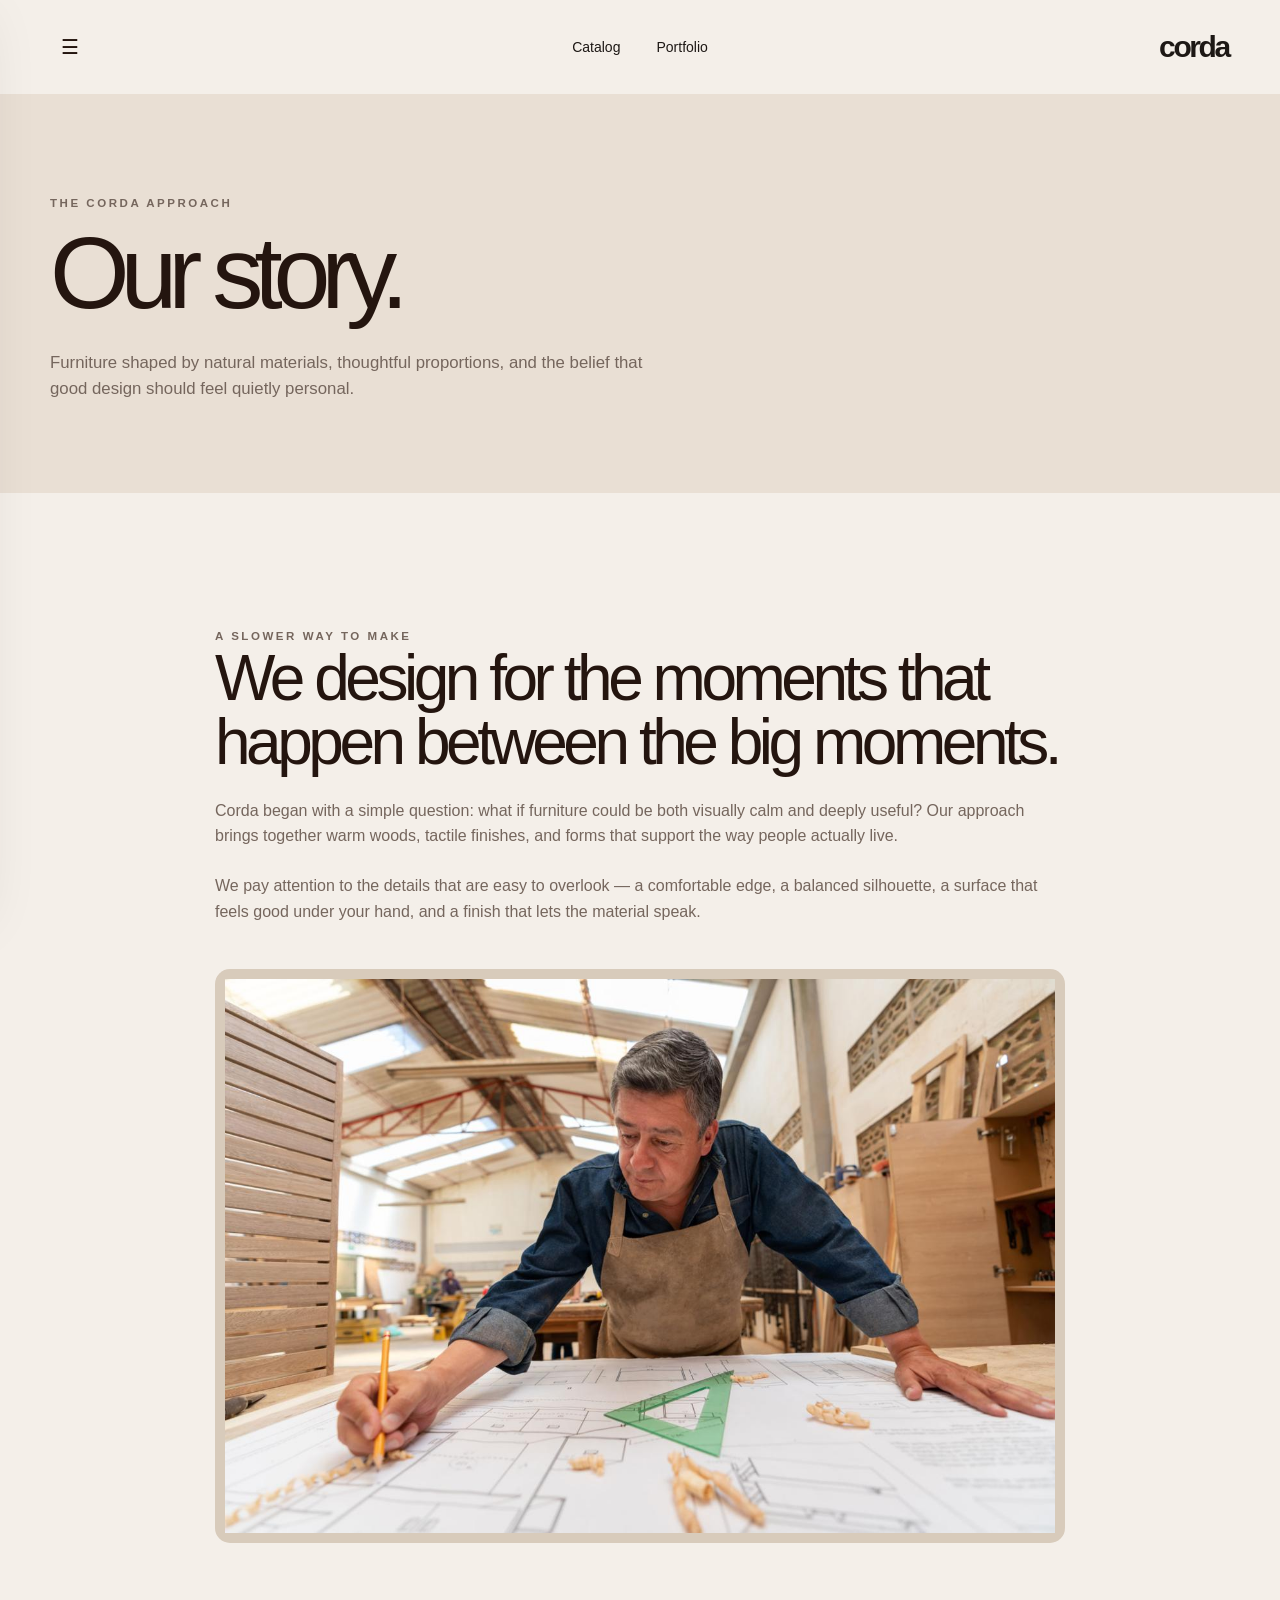
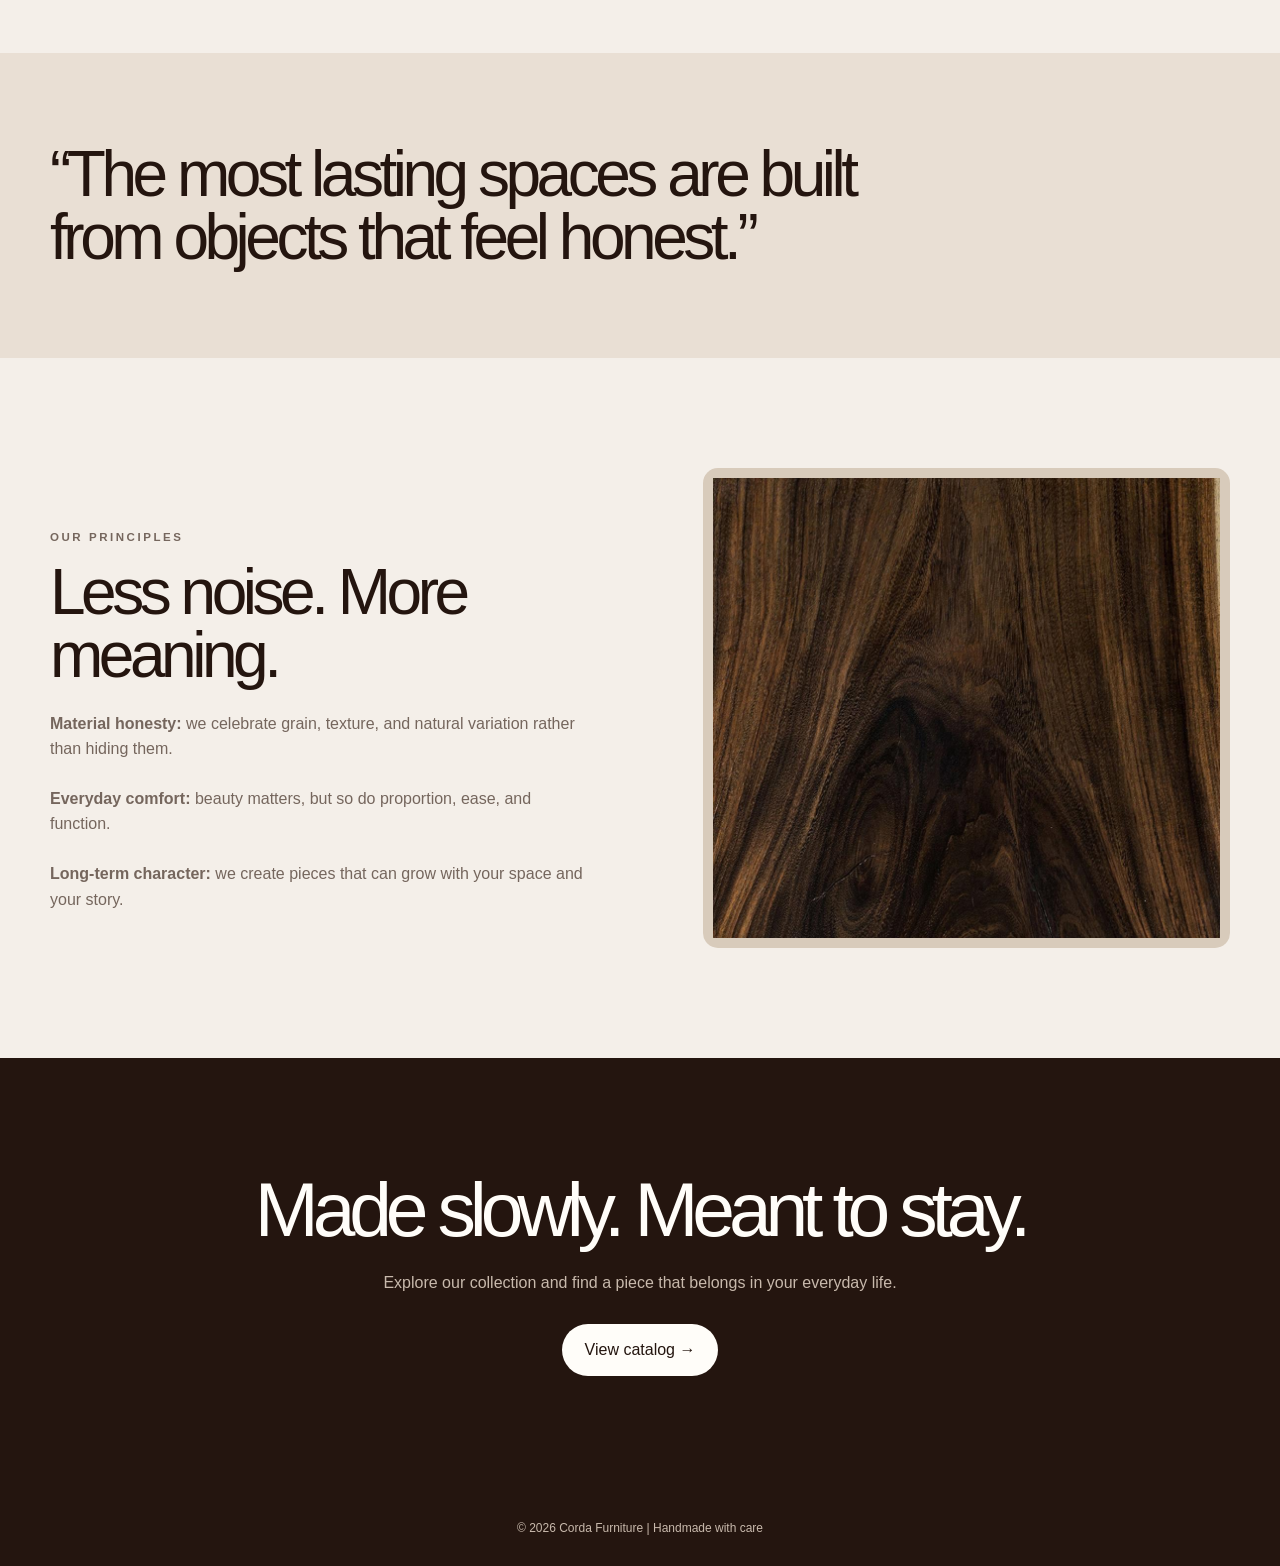
<file: story.html>
<!DOCTYPE html>
<html lang="en">
<head>
  <meta charset="UTF-8">
  <meta name="viewport" content="width=device-width, initial-scale=1.0">
  <meta name="description" content="Corda Furniture — thoughtful, handmade furniture inspired by natural materials.">
  <title>Our Story | Corda Furniture</title>
  <link rel="stylesheet" href="style.css">
</head>
<body>
  <header class="navbar">
    <button class="menu-icon" onclick="toggleMenu()" aria-label="Open navigation menu">☰</button>
    <nav class="top-links" aria-label="Quick navigation">
      <a href="catalog.html">Catalog</a>
      <a href="portfolio.html">Portfolio</a>
    </nav>
    <a href="index.html" class="logo" aria-label="Corda home">corda</a>
  </header>

  <div class="menu-overlay" id="menuOverlay" onclick="closeMenu()"></div>

  <aside class="side-menu" id="sideMenu" aria-label="Main navigation">
    <button class="close-menu" onclick="closeMenu()" aria-label="Close menu">×</button>
    <h3>corda</h3>
    <nav>
      <a href="index.html">Home</a>
      <a href="story.html">Story</a>
      <a href="catalog.html">Catalog</a>
      <a href="portfolio.html">Portfolio</a>
      <a href="contact.html">Contact</a>
      <a href="cart.html">Add to Cart <span id="menuCartCount"></span></a>
    </nav>
  </aside>

  <main>
    <section class="page-hero">
      <div class="container">
        <p class="eyebrow">The Corda approach</p>
        <h1>Our story.</h1>
        <p>Furniture shaped by natural materials, thoughtful proportions, and the belief that good design should feel quietly personal.</p>
      </div>
    </section>

    <section class="section">
      <div class="container content-narrow reveal-on-scroll">
        <p class="eyebrow">A slower way to make</p>
        <h2>We design for the moments that happen between the big moments.</h2>
        <p>Corda began with a simple question: what if furniture could be both visually calm and deeply useful? Our approach brings together warm woods, tactile finishes, and forms that support the way people actually live.</p>
        <p>We pay attention to the details that are easy to overlook — a comfortable edge, a balanced silhouette, a surface that feels good under your hand, and a finish that lets the material speak.</p>
        <div class="image-frame story-image"><img src="images/furniture-making.jpg" alt="Furniture being made"></div>
      </div>
    </section>

    <section class="quote-section">
      <div class="container">
        <blockquote class="reveal-on-scroll">“The most lasting spaces are built from objects that feel honest.”</blockquote>
      </div>
    </section>

    <section class="section">
      <div class="container intro-grid">
        <div class="intro-copy reveal-on-scroll">
          <p class="eyebrow">Our principles</p>
          <h2>Less noise. More meaning.</h2>
          <p><strong>Material honesty:</strong> we celebrate grain, texture, and natural variation rather than hiding them.</p>
          <p><strong>Everyday comfort:</strong> beauty matters, but so do proportion, ease, and function.</p>
          <p><strong>Long-term character:</strong> we create pieces that can grow with your space and your story.</p>
        </div>
        <div class="image-frame intro-image reveal-on-scroll"><img src="images/wood-texture.jpg" alt="Natural wood texture"></div>
      </div>
    </section>

    <section class="final-section">
      <h2>Made slowly. Meant to stay.</h2>
      <p>Explore our collection and find a piece that belongs in your everyday life.</p>
      <a class="light-btn" href="catalog.html">View catalog →</a>
    </section>
  </main>

  <footer>
    <p>© 2026 Corda Furniture | Handmade with care</p>
  </footer>
  <script src="script.js"></script>
</body>
</html>
</file>
<file: style.css>
/* =========================================================
   CORDA FURNITURE | REFINED RESPONSIVE DESIGN
   ========================================================= */

:root {
  --cream: #f4efe9;
  --soft-cream: #e9dfd4;
  --paper: #fffdf9;
  --brown: #24150f;
  --brown-2: #3c251b;
  --muted: #75665d;
  --line: rgba(36, 21, 15, 0.18);
  --accent: #b49a80;
  --shadow: 0 18px 55px rgba(36, 21, 15, 0.10);
  --radius: 22px;
}

* {
  margin: 0;
  padding: 0;
  box-sizing: border-box;
}

html {
  scroll-behavior: smooth;
}

body {
  min-height: 100vh;
  overflow-x: hidden;
  background: var(--cream);
  color: var(--brown);
  font-family: Arial, Helvetica, sans-serif;
  line-height: 1.6;
}

body.menu-open {
  overflow: hidden;
}

img {
  display: block;
  width: 100%;
  max-width: 100%;
}

a {
  color: inherit;
  text-decoration: none;
}

button,
a,
input,
textarea,
select {
  font: inherit;
}

button,
a {
  -webkit-tap-highlight-color: transparent;
}

button {
  cursor: pointer;
}

::selection {
  background: var(--brown);
  color: var(--cream);
}

/* ---------- GLOBAL ---------- */

.container {
  width: min(1180px, calc(100% - 48px));
  margin-inline: auto;
}

.section {
  padding: 110px 0;
}

.eyebrow {
  color: var(--muted);
  font-size: 0.72rem;
  font-weight: 700;
  letter-spacing: 0.22em;
  text-transform: uppercase;
}

.section-heading {
  max-width: 780px;
  margin-bottom: 45px;
}

.section-heading h2 {
  margin-top: 12px;
  font-size: clamp(2.2rem, 5vw, 5rem);
  font-weight: 500;
  letter-spacing: -0.065em;
  line-height: 0.98;
}

.section-heading p {
  max-width: 650px;
  margin-top: 22px;
  color: var(--muted);
  font-size: 1rem;
}

h1,
h2,
h3,
p {
  overflow-wrap: anywhere;
}

h1,
h2,
h3 {
  font-weight: 500;
}

.text-link {
  display: inline-flex;
  align-items: center;
  gap: 9px;
  margin-top: 22px;
  border-bottom: 1px solid currentColor;
  padding-bottom: 5px;
  font-size: 0.85rem;
  font-weight: 700;
}

.dark-btn,
.light-btn,
.outline-btn {
  display: inline-flex;
  align-items: center;
  justify-content: center;
  min-height: 46px;
  padding: 12px 22px;
  border-radius: 999px;
  border: 1px solid transparent;
  transition: transform 0.3s ease, background 0.3s ease, color 0.3s ease, border-color 0.3s ease;
}

.dark-btn {
  background: var(--brown);
  color: var(--paper);
}

.light-btn {
  background: var(--paper);
  color: var(--brown);
}

.outline-btn {
  border-color: var(--line);
  background: transparent;
  color: var(--brown);
}

.dark-btn:hover,
.light-btn:hover,
.outline-btn:hover {
  transform: translateY(-3px);
}

.dark-btn:hover {
  background: var(--brown-2);
}

.outline-btn:hover {
  border-color: var(--brown);
  background: var(--paper);
}

/* ---------- HEADER ---------- */

.navbar {
  position: relative;
  z-index: 20;
  display: grid;
  grid-template-columns: 1fr auto 1fr;
  align-items: center;
  width: min(1180px, calc(100% - 48px));
  margin: 0 auto;
  padding: 26px 0;
}

.menu-icon {
  justify-self: start;
  width: 38px;
  height: 38px;
  border: 0;
  background: transparent;
  color: var(--brown);
  font-size: 1.25rem;
}

.logo {
  font-size: 1.55rem;
  font-weight: 800;
  letter-spacing: -0.08em;
}

.top-links {
  display: flex;
  justify-self: end;
  gap: 25px;
  font-size: 0.78rem;
}

.top-links a {
  position: relative;
}

.top-links a::after {
  position: absolute;
  right: 0;
  bottom: -6px;
  left: 0;
  height: 1px;
  background: currentColor;
  content: "";
  transform: scaleX(0);
  transform-origin: right;
  transition: transform 0.3s ease;
}

.top-links a:hover::after {
  transform: scaleX(1);
  transform-origin: left;
}

/* ---------- SIDE MENU ---------- */

.menu-overlay {
  position: fixed;
  inset: 0;
  z-index: 40;
  background: rgba(36, 21, 15, 0.42);
  opacity: 0;
  pointer-events: none;
  transition: opacity 0.35s ease;
}

.menu-overlay.active {
  opacity: 1;
  pointer-events: auto;
}

.side-menu {
  position: fixed;
  top: 0;
  left: 0;
  z-index: 50;
  display: flex;
  flex-direction: column;
  width: min(370px, 88vw);
  height: 100vh;
  padding: 30px;
  background: var(--paper);
  box-shadow: var(--shadow);
  transform: translateX(-105%);
  transition: transform 0.4s cubic-bezier(.2,.75,.2,1);
}

.side-menu.active {
  transform: translateX(0);
}

.close-menu {
  align-self: flex-end;
  width: 35px;
  height: 35px;
  border: 1px solid var(--line);
  border-radius: 50%;
  background: transparent;
  font-size: 1.2rem;
}

.side-menu h3 {
  margin: 55px 0 35px;
  font-size: 2rem;
  letter-spacing: -0.08em;
}

.side-menu nav {
  display: grid;
  gap: 17px;
}

.side-menu nav a {
  width: fit-content;
  font-size: 1.25rem;
  transition: transform 0.25s ease;
}

.side-menu nav a:hover {
  transform: translateX(8px);
}

/* ---------- HOME HERO ---------- */

.hero {
  padding: 35px 0 90px;
}

.hero-grid {
  display: grid;
  grid-template-columns: 0.85fr 1.15fr;
  gap: 25px;
  align-items: stretch;
}

.hero-copy {
  display: flex;
  flex-direction: column;
  justify-content: center;
  padding: 35px 10px 35px 0;
}

.hero-copy h1 {
  max-width: 520px;
  margin-top: 18px;
  font-size: clamp(3.5rem, 7vw, 7.5rem);
  font-weight: 500;
  letter-spacing: -0.09em;
  line-height: 0.88;
}

.hero-copy p {
  max-width: 350px;
  margin-top: 30px;
  color: var(--muted);
  font-size: 0.95rem;
}

.hero-actions {
  display: flex;
  flex-wrap: wrap;
  gap: 12px;
  margin-top: 27px;
}

.hero-visual {
  position: relative;
  min-height: 610px;
  overflow: hidden;
  border-radius: var(--radius);
  background: #d5c9b8;
}

.hero-visual img {
  height: 100%;
  object-fit: contain;
  padding: 24px;
  animation: gentleFloat 7s ease-in-out infinite;
}

.hero-badge {
  position: absolute;
  right: 20px;
  bottom: 20px;
  max-width: 170px;
  padding: 16px;
  border: 1px solid rgba(255,255,255,.5);
  border-radius: 14px;
  background: rgba(255,255,255,.56);
  backdrop-filter: blur(10px);
  font-size: 0.75rem;
}

/* ---------- PRODUCT STRIP ---------- */

.product-strip {
  display: grid;
  grid-template-columns: repeat(3, 1fr);
  gap: 16px;
  margin-top: 30px;
}

.product-mini {
  padding: 12px;
  border: 1px solid var(--line);
  border-radius: 16px;
  background: rgba(255,255,255,.35);
  transition: transform .3s ease, background .3s ease;
}

.product-mini:hover {
  transform: translateY(-6px);
  background: var(--paper);
}

.product-mini .image-frame {
  aspect-ratio: 1 / .72;
}

.product-mini h3 {
  margin: 13px 3px 0;
  font-size: .86rem;
}

/* ---------- IMAGE BOXES ---------- */

.image-frame {
  position: relative;
  overflow: hidden;
  border-radius: 15px;
  background: #d8cbbb;
}

.image-frame img {
  height: 100%;
  object-fit: contain;
  padding: 10px;
  transition: transform .6s ease, filter .6s ease;
}

.image-frame:hover img {
  transform: scale(1.04);
  filter: saturate(1.08);
}

.image-frame.editorial img {
  object-fit: cover;
  padding: 0;
}

/* ---------- INTRO / STORY ---------- */

.intro-grid {
  display: grid;
  grid-template-columns: 1.05fr .95fr;
  gap: 70px;
  align-items: center;
}

.intro-copy h2 {
  max-width: 600px;
  margin-top: 15px;
  font-size: clamp(2.6rem, 5vw, 5.3rem);
  line-height: .98;
  letter-spacing: -.07em;
}

.intro-copy p {
  max-width: 540px;
  margin-top: 24px;
  color: var(--muted);
}

.intro-image {
  min-height: 430px;
}

.stats-grid {
  display: grid;
  grid-template-columns: repeat(3, 1fr);
  gap: 20px;
  margin-top: 50px;
}

.stat {
  border-top: 1px solid var(--line);
  padding-top: 16px;
}

.stat strong {
  display: block;
  font-size: clamp(2.2rem, 4vw, 4.4rem);
  font-weight: 500;
  letter-spacing: -.08em;
  line-height: 1;
}

.stat span {
  display: block;
  margin-top: 8px;
  color: var(--muted);
  font-size: .8rem;
}

/* ---------- DARK DETAIL SECTION ---------- */

.dark-section {
  background: var(--brown);
  color: var(--paper);
}

.dark-section .eyebrow,
.dark-section p {
  color: #c8b9ac;
}

.detail-grid {
  display: grid;
  grid-template-columns: .85fr 1.15fr;
  gap: 65px;
  align-items: center;
}

.detail-copy h2 {
  margin-top: 15px;
  font-size: clamp(2.5rem, 5vw, 5rem);
  line-height: .98;
  letter-spacing: -.07em;
}

.detail-copy p {
  max-width: 480px;
  margin-top: 25px;
}

.detail-copy .light-btn {
  margin-top: 25px;
}

.detail-images {
  display: grid;
  grid-template-columns: 1.15fr .85fr;
  gap: 15px;
  align-items: stretch;
}

.detail-images .image-frame:first-child {
  min-height: 430px;
}

.detail-side {
  display: grid;
  gap: 15px;
}

.detail-side .image-frame {
  min-height: 205px;
}

/* ---------- PAGE HERO ---------- */

.page-hero {
  padding: 100px 0 90px;
  background: var(--soft-cream);
}

.page-hero .container {
  max-width: 1180px;
}

.page-hero h1 {
  max-width: 850px;
  margin-top: 15px;
  font-size: clamp(3.3rem, 8vw, 8rem);
  line-height: .9;
  letter-spacing: -.09em;
}

.page-hero p:last-child {
  max-width: 620px;
  margin-top: 30px;
  color: var(--muted);
  font-size: 1.05rem;
}

/* ---------- CATALOG ---------- */

.catalog-grid {
  display: grid;
  grid-template-columns: repeat(3, 1fr);
  gap: 22px;
}

.catalog-card {
  padding: 14px;
  border: 1px solid var(--line);
  border-radius: var(--radius);
  background: rgba(255,255,255,.32);
  transition: transform .35s ease, box-shadow .35s ease, background .35s ease;
}

.catalog-card:hover {
  transform: translateY(-8px);
  background: var(--paper);
  box-shadow: var(--shadow);
}

.catalog-card .image-frame {
  aspect-ratio: 1 / 1.05;
}

.catalog-card h3 {
  margin-top: 18px;
  font-size: 1.25rem;
}

.catalog-card p {
  min-height: 52px;
  margin-top: 7px;
  color: var(--muted);
  font-size: .86rem;
}

.catalog-meta {
  display: flex;
  align-items: center;
  justify-content: space-between;
  gap: 12px;
  margin-top: 15px;
}

.catalog-meta span {
  font-size: .9rem;
  font-weight: 700;
}

.add-cart-btn {
  border: 1px solid var(--brown);
  border-radius: 999px;
  padding: 9px 13px;
  background: var(--brown);
  color: var(--paper);
  font-size: .75rem;
  transition: transform .25s ease, background .25s ease;
}

.add-cart-btn:hover {
  transform: translateY(-2px);
  background: var(--brown-2);
}

/* ---------- PORTFOLIO ---------- */

.portfolio-grid {
  display: grid;
  grid-template-columns: repeat(12, 1fr);
  gap: 18px;
}

.portfolio-card {
  position: relative;
  overflow: hidden;
  min-height: 350px;
  border-radius: var(--radius);
  background: #d7c9b8;
}

.portfolio-card:nth-child(1) {
  grid-column: span 7;
}

.portfolio-card:nth-child(2) {
  grid-column: span 5;
}

.portfolio-card:nth-child(3) {
  grid-column: span 5;
}

.portfolio-card:nth-child(4) {
  grid-column: span 7;
}

.portfolio-card img {
  height: 100%;
  object-fit: contain;
  padding: 22px;
  transition: transform .6s ease;
}

.portfolio-card:hover img {
  transform: scale(1.04);
}

.portfolio-caption {
  position: absolute;
  right: 18px;
  bottom: 18px;
  left: 18px;
  padding: 15px 18px;
  border-radius: 14px;
  background: rgba(255,253,249,.82);
  backdrop-filter: blur(10px);
}

.portfolio-caption h3 {
  font-size: 1rem;
}

.portfolio-caption p {
  margin-top: 3px;
  color: var(--muted);
  font-size: .78rem;
}

/* ---------- CONTACT ---------- */

.contact-grid {
  display: grid;
  grid-template-columns: .8fr 1.2fr;
  gap: 65px;
}

.contact-copy h2 {
  margin-top: 15px;
  font-size: clamp(2.6rem, 5vw, 5rem);
  line-height: .98;
  letter-spacing: -.07em;
}

.contact-copy p {
  max-width: 430px;
  margin-top: 24px;
  color: var(--muted);
}

.contact-info {
  display: grid;
  gap: 18px;
  margin-top: 35px;
}

.contact-item {
  border-top: 1px solid var(--line);
  padding-top: 14px;
}

.contact-item span {
  display: block;
  color: var(--muted);
  font-size: .75rem;
  text-transform: uppercase;
  letter-spacing: .12em;
}

.contact-item strong {
  display: block;
  margin-top: 4px;
  font-size: .95rem;
  font-weight: 500;
}

.contact-form {
  padding: 35px;
  border-radius: var(--radius);
  background: var(--paper);
  box-shadow: var(--shadow);
}

.form-group {
  margin-bottom: 20px;
}

.form-group label {
  display: block;
  margin-bottom: 7px;
  font-size: .8rem;
  font-weight: 700;
}

.form-group input,
.form-group textarea,
.form-group select {
  width: 100%;
  border: 1px solid var(--line);
  border-radius: 10px;
  outline: none;
  padding: 13px 14px;
  background: transparent;
  color: var(--brown);
  transition: border-color .25s ease, box-shadow .25s ease;
}

.form-group textarea {
  min-height: 145px;
  resize: vertical;
}

.form-group input:focus,
.form-group textarea:focus,
.form-group select:focus {
  border-color: var(--brown);
  box-shadow: 0 0 0 3px rgba(36,21,15,.08);
}

.form-message {
  margin-top: 15px;
  color: var(--muted);
  font-size: .85rem;
}

/* ---------- CART ---------- */

.cart-container {
  display: grid;
  grid-template-columns: 1.15fr .85fr;
  gap: 35px;
  align-items: start;
}

.cart-items,
.cart-summary {
  border: 1px solid var(--line);
  border-radius: var(--radius);
  padding: 28px;
  background: rgba(255,255,255,.35);
}

.cart-items h2,
.cart-summary h2 {
  margin-bottom: 25px;
  font-size: 1.6rem;
  letter-spacing: -.04em;
}

.cart-item {
  display: grid;
  grid-template-columns: 105px 1fr auto;
  gap: 18px;
  align-items: center;
  border-top: 1px solid var(--line);
  padding: 18px 0;
}

.cart-item-image {
  width: 105px;
  height: 105px;
  overflow: hidden;
  border-radius: 12px;
  background: #d8cbbb;
}

.cart-item-image img {
  height: 100%;
  object-fit: contain;
  padding: 8px;
}

.cart-item h3 {
  font-size: 1rem;
}

.cart-item p {
  color: var(--muted);
  font-size: .85rem;
}

.remove-cart-btn {
  margin-top: 8px;
  border: 0;
  background: transparent;
  color: var(--muted);
  font-size: .75rem;
  text-decoration: underline;
}

.cart-price {
  font-weight: 700;
  white-space: nowrap;
}

.empty-cart {
  border-top: 1px solid var(--line);
  padding-top: 25px;
}

.empty-cart p {
  margin: 8px 0 20px;
  color: var(--muted);
}

.summary-row {
  display: flex;
  justify-content: space-between;
  gap: 18px;
  padding: 12px 0;
  font-size: .9rem;
}

.summary-divider {
  height: 1px;
  margin: 14px 0;
  background: var(--line);
}

.total-row {
  font-size: 1.1rem;
}

.cart-summary .dark-btn,
.cart-summary .outline-btn {
  width: 100%;
  margin-top: 15px;
}

.summary-note {
  margin-top: 20px;
  color: var(--muted);
  font-size: .76rem;
}

/* ---------- STORY / INFO ---------- */

.content-narrow {
  max-width: 850px;
}

.content-narrow h2 {
  font-size: clamp(2.4rem, 5vw, 5rem);
  line-height: 1;
  letter-spacing: -.07em;
}

.content-narrow p {
  margin-top: 24px;
  color: var(--muted);
}

.story-image {
  min-height: 470px;
  margin-top: 45px;
}

.quote-section {
  padding: 90px 0;
  background: var(--soft-cream);
}

.quote-section blockquote {
  max-width: 920px;
  font-size: clamp(2.4rem, 5vw, 5.5rem);
  line-height: .98;
  letter-spacing: -.07em;
}

/* ---------- FINAL / FOOTER ---------- */

.final-section {
  padding: 115px 24px;
  background: var(--brown);
  color: var(--paper);
  text-align: center;
}

.final-section h2 {
  max-width: 850px;
  margin-inline: auto;
  font-size: clamp(2.7rem, 6vw, 6.5rem);
  line-height: .95;
  letter-spacing: -.08em;
}

.final-section p {
  max-width: 520px;
  margin: 25px auto 0;
  color: #c8b9ac;
}

.final-section .light-btn {
  margin-top: 28px;
}

footer {
  padding: 28px 24px;
  background: var(--brown);
  color: #c8b9ac;
  text-align: center;
  font-size: .75rem;
}

/* ---------- REVEAL ANIMATIONS ---------- */

.reveal-on-scroll {
  opacity: 0;
  transform: translateY(32px);
  transition: opacity .8s ease, transform .8s ease;
}

.reveal-on-scroll.revealed {
  opacity: 1;
  transform: translateY(0);
}

.fade-in {
  animation: fadeIn .9s ease both;
}

.slide-up {
  animation: slideUp .9s ease both;
}

@keyframes fadeIn {
  from { opacity: 0; }
  to { opacity: 1; }
}

@keyframes slideUp {
  from { opacity: 0; transform: translateY(28px); }
  to { opacity: 1; transform: translateY(0); }
}

@keyframes gentleFloat {
  0%, 100% { transform: translateY(0); }
  50% { transform: translateY(-8px); }
}

/* ---------- RESPONSIVE ---------- */

@media (max-width: 900px) {
  .hero-grid,
  .intro-grid,
  .detail-grid,
  .contact-grid,
  .cart-container {
    grid-template-columns: 1fr;
  }

  .hero-copy {
    padding-right: 0;
  }

  .hero-visual {
    min-height: 480px;
  }

  .detail-images {
    order: -1;
  }

  .catalog-grid {
    grid-template-columns: repeat(2, 1fr);
  }

  .contact-form {
    padding: 25px;
  }
}

@media (max-width: 620px) {
  .container,
  .navbar {
    width: min(100% - 30px, 1180px);
  }

  .section {
    padding: 70px 0;
  }

  .navbar {
    padding: 18px 0;
  }

  .top-links {
    gap: 12px;
    font-size: .7rem;
  }

  .hero {
    padding-top: 20px;
  }

  .hero-copy h1 {
    font-size: clamp(3.2rem, 15vw, 5.5rem);
  }

  .hero-visual {
    min-height: 350px;
  }

  .product-strip,
  .catalog-grid,
  .stats-grid {
    grid-template-columns: 1fr;
  }

  .detail-images {
    grid-template-columns: 1fr;
  }

  .detail-images .image-frame:first-child,
  .detail-side .image-frame {
    min-height: 260px;
  }

  .portfolio-grid {
    grid-template-columns: 1fr;
  }

  .portfolio-card,
  .portfolio-card:nth-child(1),
  .portfolio-card:nth-child(2),
  .portfolio-card:nth-child(3),
  .portfolio-card:nth-child(4) {
    grid-column: auto;
    min-height: 300px;
  }

  .cart-items,
  .cart-summary {
    padding: 20px;
  }

  .cart-item {
    grid-template-columns: 78px 1fr;
  }

  .cart-item-image {
    width: 78px;
    height: 78px;
  }

  .cart-price {
    grid-column: 2;
  }

  .page-hero {
    padding: 70px 0;
  }

  .page-hero h1 {
    font-size: clamp(3.3rem, 16vw, 5.5rem);
  }

  .contact-form {
    padding: 20px;
  }
}

@media (prefers-reduced-motion: reduce) {
  *,
  *::before,
  *::after {
    animation-duration: .01ms !important;
    animation-iteration-count: 1 !important;
    scroll-behavior: auto !important;
    transition-duration: .01ms !important;
  }
}

/* ================================= */
/* NAVBAR: CENTER LINKS + RIGHT LOGO */
/* ================================= */

.navbar {
    display: flex;
    align-items: center;
    justify-content: space-between;
    position: relative;
    width: 100%;
    padding: 28px 4%;
    box-sizing: border-box;
}

/* Menu icon on the left */
.menu-icon {
    flex-shrink: 0;
    z-index: 2;
}

/* Catalog and Portfolio in the center */
.top-links {
    display: flex;
    align-items: center;
    justify-content: center;
    gap: 36px;

    position: absolute;
    left: 50%;
    transform: translateX(-50%);
}

/* Navigation links */
.top-links a {
    text-decoration: none;
    color: #1d1815;
    font-size: 14px;
    white-space: nowrap;
    transition: opacity 0.3s ease;
}

.top-links a:hover {
    opacity: 0.55;
}

/* Corda logo on the right */
.logo {
    display: inline-block;
    margin-left: auto;

    text-decoration: none;
    color: #1d1815;
    font-size: 30px;
    font-weight: 700;
    line-height: 1;
    white-space: nowrap;
}

/* ================================= */
/* MOBILE RESPONSIVE DESIGN */
/* ================================= */

@media (max-width: 768px) {

    .navbar {
        padding: 22px 5%;
    }

    .top-links {
        gap: 16px;
    }

    .top-links a {
        font-size: 12px;
    }

    .logo {
        font-size: 24px;
    }

}

@media (max-width: 480px) {

    .top-links {
        gap: 10px;
    }

    .top-links a {
        font-size: 10px;
    }

    .logo {
        font-size: 21px;
    }

}
</file>
